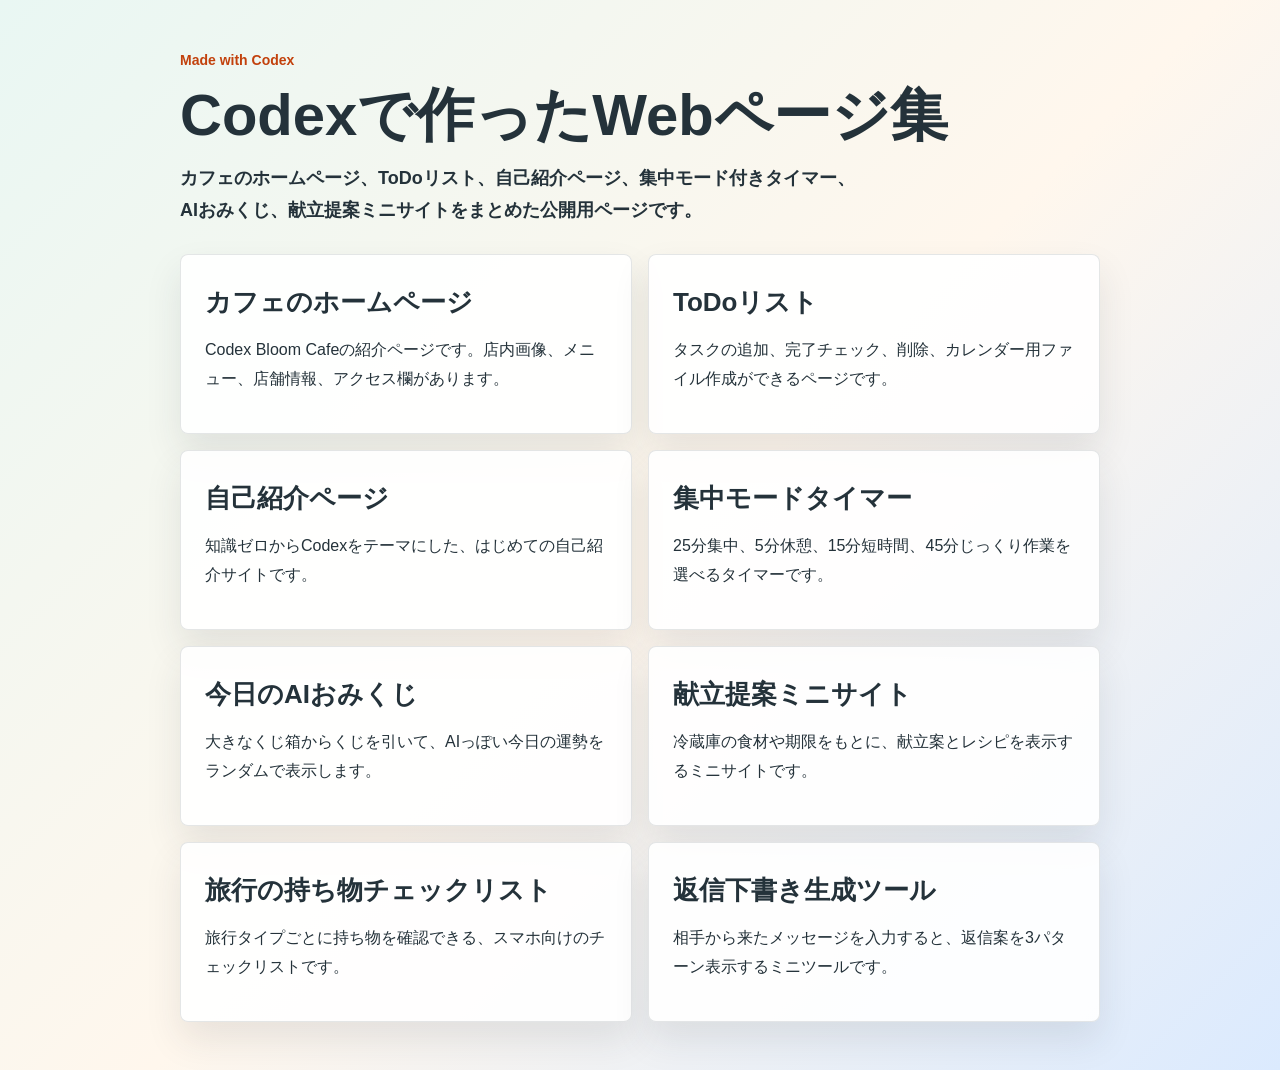
<file: index.html>
<!DOCTYPE html>
<html lang="ja">
<head>
  <meta charset="UTF-8">
  <meta name="viewport" content="width=device-width, initial-scale=1.0">
  <title>Codexで作ったWebページ集</title>
  <style>
    * {
      box-sizing: border-box;
    }

    body {
      min-height: 100vh;
      margin: 0;
      color: #24323a;
      font-family: "Yu Gothic", "Hiragino Kaku Gothic ProN", Meiryo, sans-serif;
      line-height: 1.8;
      background: linear-gradient(135deg, #e9f7f3, #fff7ed 52%, #dbeafe);
    }

    main {
      width: min(920px, calc(100% - 32px));
      margin: 0 auto;
      padding: 48px 0;
    }

    .label {
      margin: 0 0 8px;
      color: #c2410c;
      font-size: 14px;
      font-weight: 700;
    }

    h1 {
      margin: 0 0 12px;
      font-size: clamp(34px, 8vw, 58px);
      line-height: 1.18;
    }

    .lead {
      max-width: 680px;
      margin: 0 0 28px;
      font-size: 18px;
      font-weight: 700;
    }

    .links {
      display: grid;
      grid-template-columns: repeat(2, 1fr);
      gap: 16px;
    }

    a {
      display: block;
      min-height: 180px;
      padding: 24px;
      border: 1px solid rgba(36, 50, 58, 0.12);
      border-radius: 8px;
      color: inherit;
      text-decoration: none;
      background: rgba(255, 255, 255, 0.9);
      box-shadow: 0 18px 36px rgba(36, 50, 58, 0.1);
    }

    a:hover {
      transform: translateY(-2px);
    }

    h2 {
      margin: 0 0 10px;
      font-size: 26px;
    }

    p {
      margin: 0;
    }

    @media (max-width: 720px) {
      main {
        padding: 28px 0;
      }

      .links {
        grid-template-columns: 1fr;
      }
    }
  </style>
</head>
<body>
  <main>
    <p class="label">Made with Codex</p>
    <h1>Codexで作ったWebページ集</h1>
    <p class="lead">カフェのホームページ、ToDoリスト、自己紹介ページ、集中モード付きタイマー、AIおみくじ、献立提案ミニサイトをまとめた公開用ページです。</p>

    <div class="links">
      <a href="cafe/">
        <h2>カフェのホームページ</h2>
        <p>Codex Bloom Cafeの紹介ページです。店内画像、メニュー、店舗情報、アクセス欄があります。</p>
      </a>

      <a href="todo/">
        <h2>ToDoリスト</h2>
        <p>タスクの追加、完了チェック、削除、カレンダー用ファイル作成ができるページです。</p>
      </a>

      <a href="profile/">
        <h2>自己紹介ページ</h2>
        <p>知識ゼロからCodexをテーマにした、はじめての自己紹介サイトです。</p>
      </a>

      <a href="timer/">
        <h2>集中モードタイマー</h2>
        <p>25分集中、5分休憩、15分短時間、45分じっくり作業を選べるタイマーです。</p>
      </a>

      <a href="omikuji/">
        <h2>今日のAIおみくじ</h2>
        <p>大きなくじ箱からくじを引いて、AIっぽい今日の運勢をランダムで表示します。</p>
      </a>

      <a href="menu/">
        <h2>献立提案ミニサイト</h2>
        <p>冷蔵庫の食材や期限をもとに、献立案とレシピを表示するミニサイトです。</p>
      </a>

      <a href="travel/">
        <h2>旅行の持ち物チェックリスト</h2>
        <p>旅行タイプごとに持ち物を確認できる、スマホ向けのチェックリストです。</p>
      </a>

      <a href="reply/">
        <h2>返信下書き生成ツール</h2>
        <p>相手から来たメッセージを入力すると、返信案を3パターン表示するミニツールです。</p>
      </a>
    </div>
  </main>
</body>
</html>
</file>
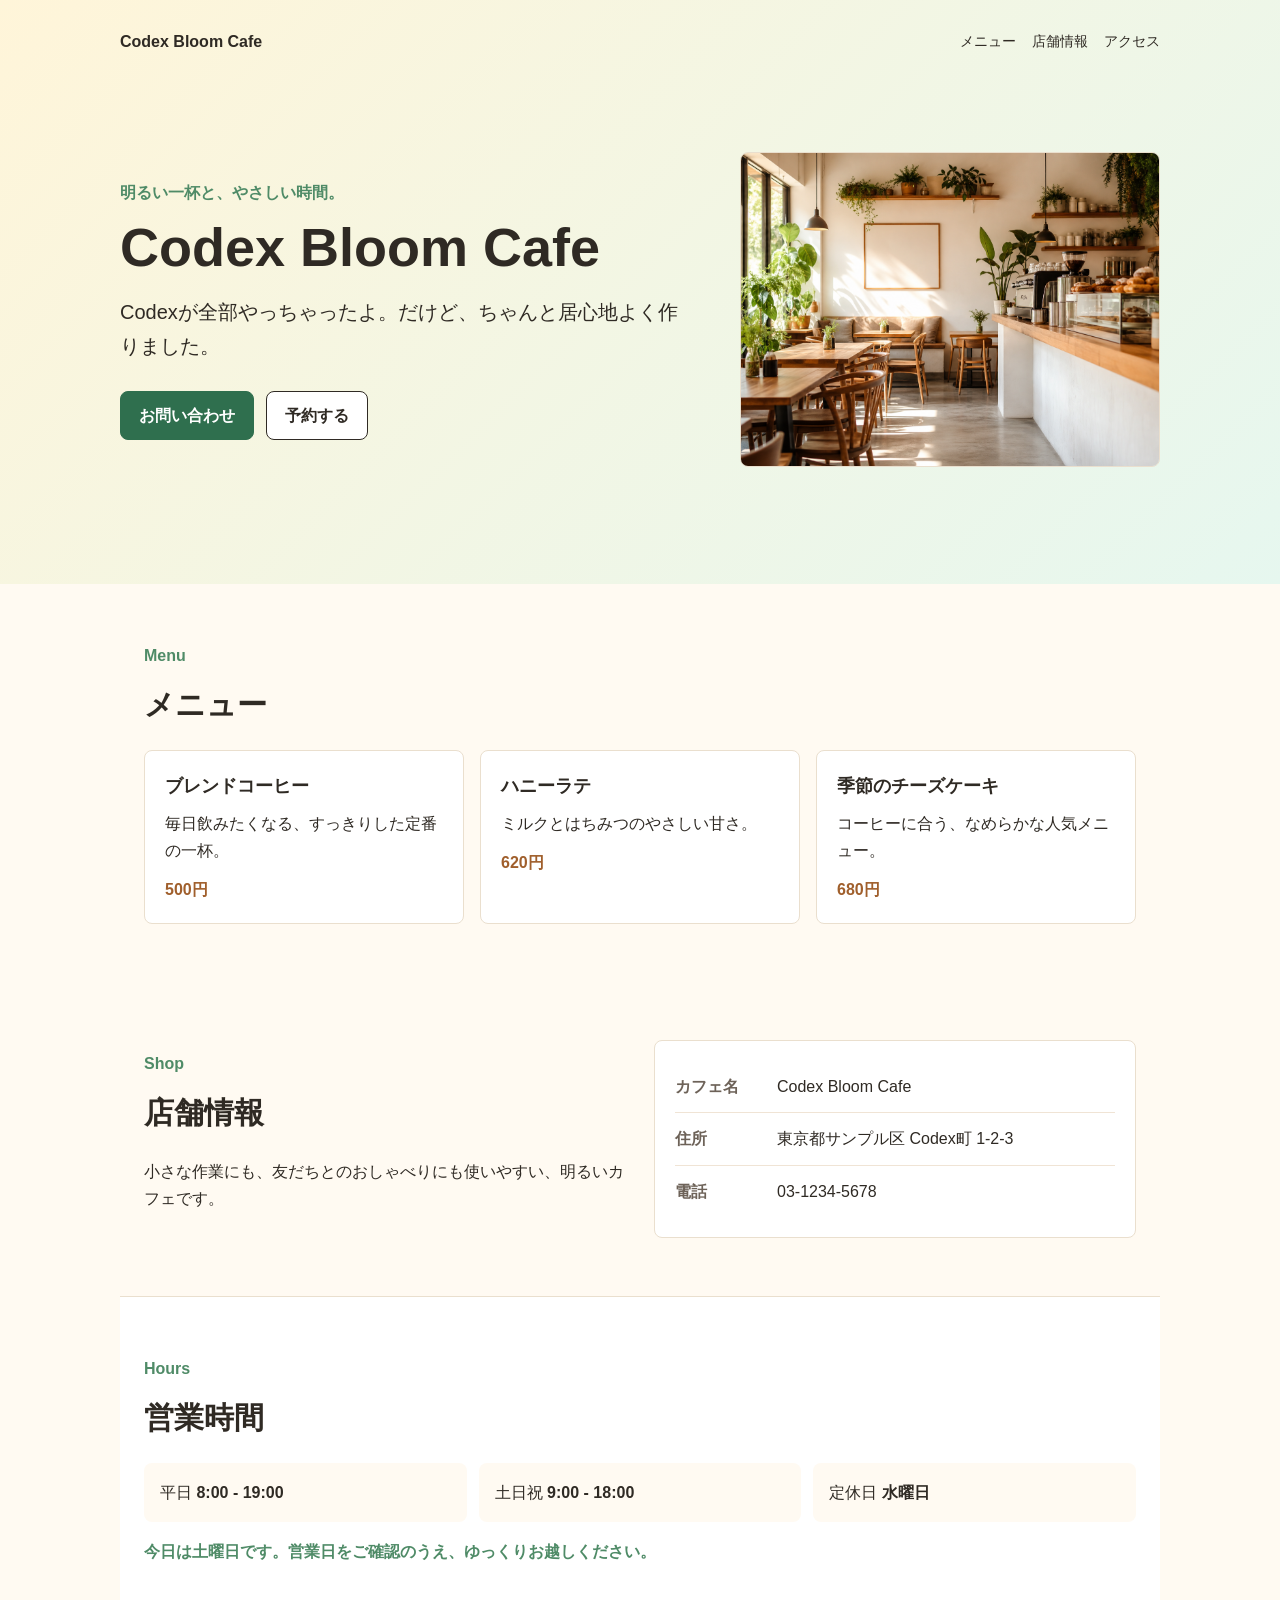
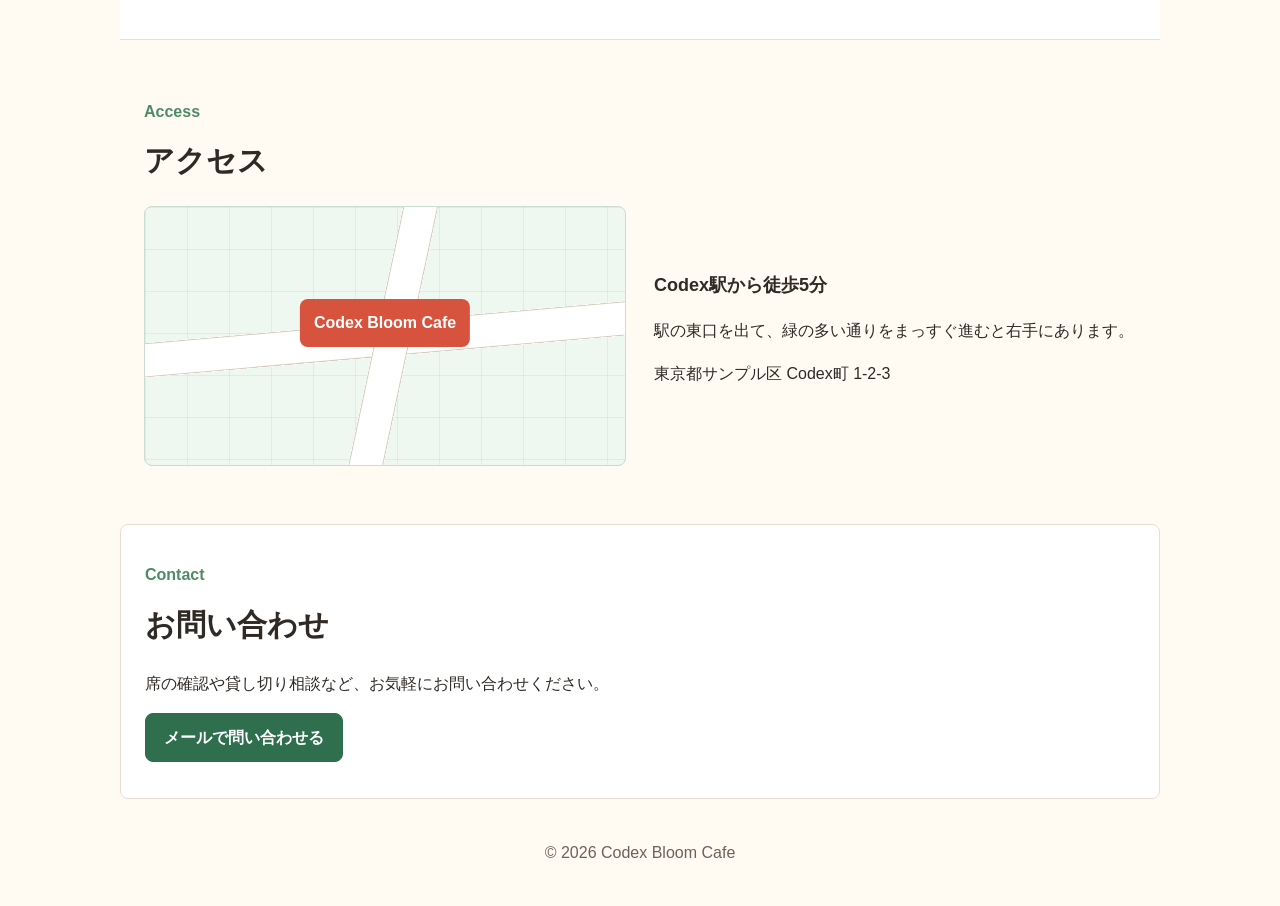
<file: cafe/index.html>
<!DOCTYPE html>
<html lang="ja">
<head>
  <meta charset="UTF-8">
  <meta name="viewport" content="width=device-width, initial-scale=1.0">
  <title>Codex Bloom Cafe</title>
  <link rel="stylesheet" href="style.css">
</head>
<body>
  <header class="hero">
    <nav class="nav">
      <p class="logo">Codex Bloom Cafe</p>
      <div class="nav-links">
        <a href="#menu">メニュー</a>
        <a href="#info">店舗情報</a>
        <a href="#access">アクセス</a>
      </div>
    </nav>

    <div class="hero-content">
      <div class="hero-text">
        <p class="label">明るい一杯と、やさしい時間。</p>
        <h1>Codex Bloom Cafe</h1>
        <p class="catchcopy">Codexが全部やっちゃったよ。だけど、ちゃんと居心地よく作りました。</p>
        <div class="hero-buttons">
          <a class="button primary-button" href="#contact">お問い合わせ</a>
          <button class="button secondary-button" id="reserve-button" type="button">予約する</button>
        </div>
      </div>
      <img src="assets/cafe-photo.png" alt="明るいカフェ店内の写真風画像" class="hero-image">
    </div>
  </header>

  <main>
    <section id="menu" class="section">
      <div class="section-heading">
        <p class="label">Menu</p>
        <h2>メニュー</h2>
      </div>

      <div class="menu-list">
        <div class="menu-item">
          <h3>ブレンドコーヒー</h3>
          <p>毎日飲みたくなる、すっきりした定番の一杯。</p>
          <span>500円</span>
        </div>
        <div class="menu-item">
          <h3>ハニーラテ</h3>
          <p>ミルクとはちみつのやさしい甘さ。</p>
          <span>620円</span>
        </div>
        <div class="menu-item">
          <h3>季節のチーズケーキ</h3>
          <p>コーヒーに合う、なめらかな人気メニュー。</p>
          <span>680円</span>
        </div>
      </div>
    </section>

    <section id="info" class="section split-section">
      <div>
        <p class="label">Shop</p>
        <h2>店舗情報</h2>
        <p>小さな作業にも、友だちとのおしゃべりにも使いやすい、明るいカフェです。</p>
      </div>

      <div class="info-box">
        <dl>
          <div>
            <dt>カフェ名</dt>
            <dd>Codex Bloom Cafe</dd>
          </div>
          <div>
            <dt>住所</dt>
            <dd>東京都サンプル区 Codex町 1-2-3</dd>
          </div>
          <div>
            <dt>電話</dt>
            <dd>03-1234-5678</dd>
          </div>
        </dl>
      </div>
    </section>

    <section id="hours" class="section hours-section">
      <p class="label">Hours</p>
      <h2>営業時間</h2>
      <div class="hours-grid">
        <p>平日 <strong>8:00 - 19:00</strong></p>
        <p>土日祝 <strong>9:00 - 18:00</strong></p>
        <p>定休日 <strong>水曜日</strong></p>
      </div>
      <p id="today-message" class="today-message"></p>
    </section>

    <section id="access" class="section">
      <p class="label">Access</p>
      <h2>アクセス</h2>
      <div class="access-layout">
        <div class="map-box" aria-label="Googleマップ風のアクセス欄">
          <div class="road road-horizontal"></div>
          <div class="road road-vertical"></div>
          <div class="map-pin">Codex Bloom Cafe</div>
        </div>
        <div>
          <h3>Codex駅から徒歩5分</h3>
          <p>駅の東口を出て、緑の多い通りをまっすぐ進むと右手にあります。</p>
          <p>東京都サンプル区 Codex町 1-2-3</p>
        </div>
      </div>
    </section>

    <section id="contact" class="section contact-section">
      <p class="label">Contact</p>
      <h2>お問い合わせ</h2>
      <p>席の確認や貸し切り相談など、お気軽にお問い合わせください。</p>
      <a class="button primary-button" href="mailto:hello@example.com">メールで問い合わせる</a>
    </section>
  </main>

  <footer>
    <p>&copy; 2026 Codex Bloom Cafe</p>
  </footer>

  <script src="script.js"></script>
</body>
</html>
</file>
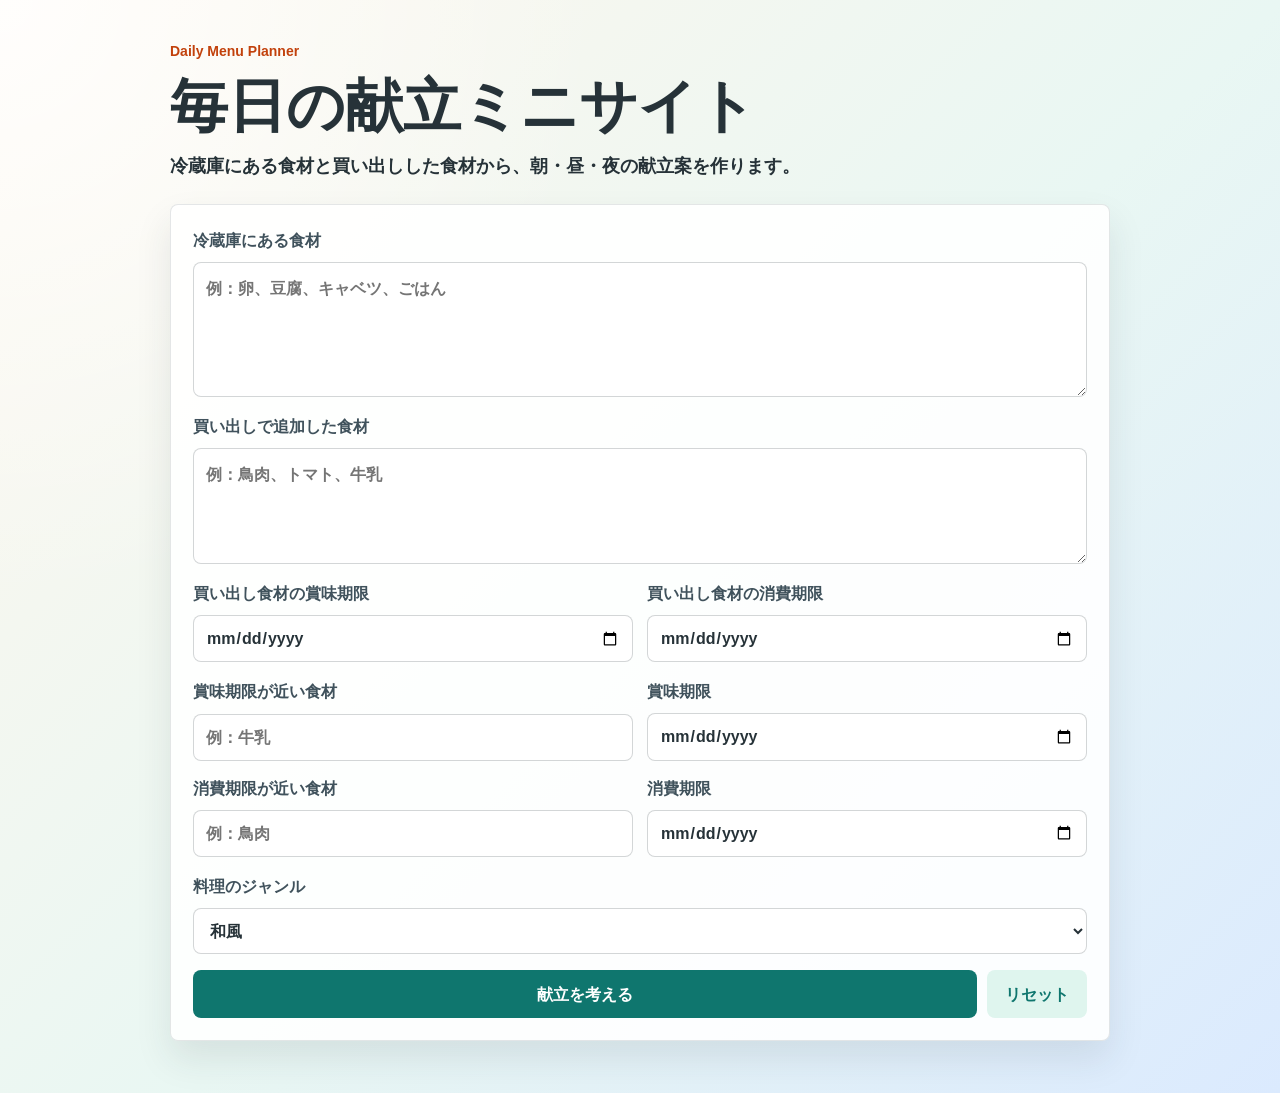
<file: menu/index.html>
<!DOCTYPE html>
<html lang="ja">
<head>
  <meta charset="UTF-8">
  <meta name="viewport" content="width=device-width, initial-scale=1.0">
  <title>&#27598;&#26085;&#12398;&#29486;&#31435;&#12511;&#12491;&#12469;&#12452;&#12488;</title>
  <link rel="stylesheet" href="style.css">
</head>
<body>
  <main class="app">
    <section class="hero">
      <p class="label">Daily Menu Planner</p>
      <h1>&#27598;&#26085;&#12398;&#29486;&#31435;&#12511;&#12491;&#12469;&#12452;&#12488;</h1>
      <p class="lead">&#20919;&#34101;&#24235;&#12395;&#12354;&#12427;&#39135;&#26448;&#12392;&#36023;&#12356;&#20986;&#12375;&#12375;&#12383;&#39135;&#26448;&#12363;&#12425;&#12289;&#26397;&#12539;&#26172;&#12539;&#22812;&#12398;&#29486;&#31435;&#26696;&#12434;&#20316;&#12426;&#12414;&#12377;&#12290;</p>
    </section>

    <section class="panel">
      <form id="menuForm" class="menu-form">
        <label>
          &#20919;&#34101;&#24235;&#12395;&#12354;&#12427;&#39135;&#26448;
          <textarea id="ingredientsInput" rows="4" placeholder="&#20363;&#65306;&#21365;&#12289;&#35910;&#33104;&#12289;&#12461;&#12515;&#12505;&#12484;&#12289;&#12372;&#12399;&#12435;"></textarea>
        </label>

        <label>
          &#36023;&#12356;&#20986;&#12375;&#12391;&#36861;&#21152;&#12375;&#12383;&#39135;&#26448;
          <textarea id="shoppingInput" rows="3" placeholder="&#20363;&#65306;&#40165;&#32905;&#12289;&#12488;&#12510;&#12488;&#12289;&#29275;&#20083;"></textarea>
        </label>

        <div class="date-grid">
          <label>
            &#36023;&#12356;&#20986;&#12375;&#39135;&#26448;&#12398;&#36062;&#21619;&#26399;&#38480;
            <input id="shoppingBestBeforeDate" type="date">
          </label>

          <label>
            &#36023;&#12356;&#20986;&#12375;&#39135;&#26448;&#12398;&#28040;&#36027;&#26399;&#38480;
            <input id="shoppingUseByDate" type="date">
          </label>
        </div>

        <div class="date-grid">
          <label>
            &#36062;&#21619;&#26399;&#38480;&#12364;&#36817;&#12356;&#39135;&#26448;
            <input id="bestBeforeItem" type="text" placeholder="&#20363;&#65306;&#29275;&#20083;">
          </label>

          <label>
            &#36062;&#21619;&#26399;&#38480;
            <input id="bestBeforeDate" type="date">
          </label>

          <label>
            &#28040;&#36027;&#26399;&#38480;&#12364;&#36817;&#12356;&#39135;&#26448;
            <input id="useByItem" type="text" placeholder="&#20363;&#65306;&#40165;&#32905;">
          </label>

          <label>
            &#28040;&#36027;&#26399;&#38480;
            <input id="useByDate" type="date">
          </label>
        </div>

        <label>
          &#26009;&#29702;&#12398;&#12472;&#12515;&#12531;&#12523;
          <select id="genreSelect">
            <option value="japanese">&#21644;&#39080;</option>
            <option value="western">&#27915;&#39080;</option>
            <option value="chinese">&#20013;&#33775;&#39080;</option>
            <option value="easy">&#12363;&#12435;&#12383;&#12435;</option>
          </select>
        </label>

        <div class="buttons">
          <button type="submit">&#29486;&#31435;&#12434;&#32771;&#12360;&#12427;</button>
          <button id="resetButton" class="secondary-button" type="button">&#12522;&#12475;&#12483;&#12488;</button>
        </div>
      </form>
    </section>

    <section id="resultArea" class="result-area hidden" aria-live="polite">
      <article id="noticeCard" class="notice-card hidden">
        <p class="meal-label">&#26399;&#38480;&#12398;&#12362;&#30693;&#12425;&#12379;</p>
        <ul id="noticeList"></ul>
      </article>

      <article class="meal-card">
        <p class="meal-label">&#12362;&#25163;&#36605;&#26009;&#29702;</p>
        <h2 id="easyTitle">---</h2>
        <p id="easyText">---</p>
        <a id="easyRecipeLink" class="recipe-link" href="recipe.html?type=easy&genre=japanese">&#12524;&#12471;&#12500;&#12434;&#35211;&#12427;</a>
      </article>

      <article class="meal-card">
        <p class="meal-label">&#25163;&#12398;&#36796;&#12435;&#12384;&#26009;&#29702;</p>
        <h2 id="specialTitle">---</h2>
        <p id="specialText">---</p>
        <a id="specialRecipeLink" class="recipe-link" href="recipe.html?type=special&genre=japanese">&#12524;&#12471;&#12500;&#12434;&#35211;&#12427;</a>
      </article>

      <article class="meal-card">
        <p class="meal-label">&#28040;&#36027;&#26399;&#38480;&#20778;&#20808;&#12398;&#26009;&#29702;</p>
        <h2 id="useByTitle">---</h2>
        <p id="useByText">---</p>
        <a id="useByRecipeLink" class="recipe-link" href="recipe.html?type=useBy&genre=japanese">&#12524;&#12471;&#12500;&#12434;&#35211;&#12427;</a>
      </article>

      <article class="shopping-card">
        <p class="meal-label">&#36023;&#12356;&#29289;&#12513;&#12514;</p>
        <ul id="shoppingList"></ul>
      </article>

      <article class="suggestion-card">
        <p class="meal-label">&#36023;&#12356;&#36275;&#12375;&#25552;&#26696;</p>
        <h2 id="suggestionTitle">---</h2>
        <p id="suggestionText">---</p>
      </article>
    </section>
  </main>

  <script src="script.js"></script>
</body>
</html>
</file>
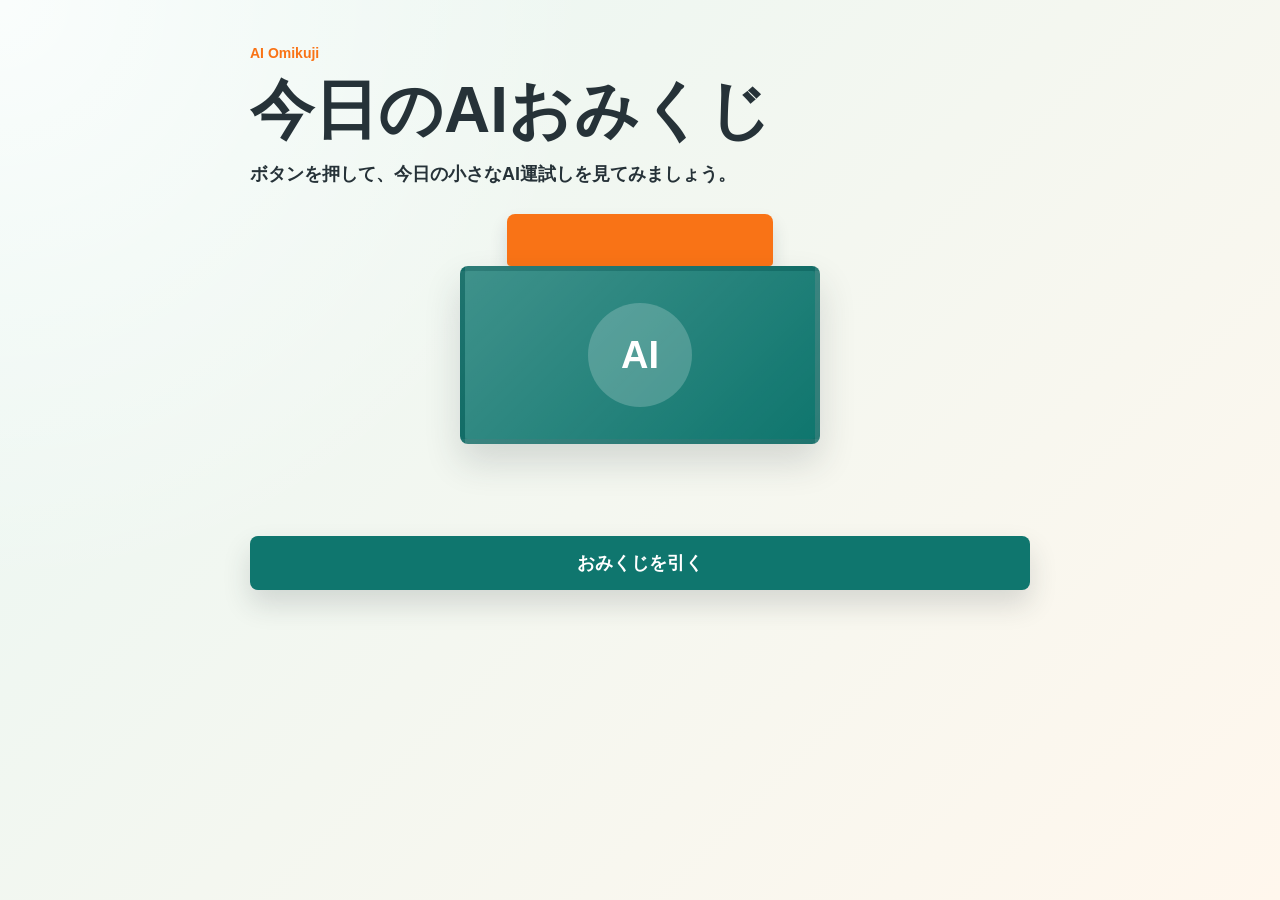
<file: omikuji/index.html>
<!DOCTYPE html>
<html lang="ja">
<head>
  <meta charset="UTF-8">
  <meta name="viewport" content="width=device-width, initial-scale=1.0">
  <title>&#20170;&#26085;&#12398;AI&#12362;&#12415;&#12367;&#12376;</title>
  <link rel="stylesheet" href="style.css">
</head>
<body class="theme-start">
  <main class="app">
    <section class="hero">
      <p class="label">AI Omikuji</p>
      <h1>&#20170;&#26085;&#12398;AI&#12362;&#12415;&#12367;&#12376;</h1>
      <p class="lead">&#12508;&#12479;&#12531;&#12434;&#25276;&#12375;&#12390;&#12289;&#20170;&#26085;&#12398;&#23567;&#12373;&#12394;AI&#36939;&#35430;&#12375;&#12434;&#35211;&#12390;&#12415;&#12414;&#12375;&#12423;&#12358;&#12290;</p>
    </section>

    <section class="draw-area" aria-label="omikuji draw box">
      <div id="drawBox" class="draw-box">
        <div class="box-lid"></div>
        <div class="box-body">
          <span>AI</span>
        </div>
      </div>
      <div id="ticket" class="ticket"><span>&#12367;&#12376;</span></div>
    </section>

    <section id="resultCard" class="result-card hidden" aria-live="polite">
      <div id="fortuneVisual" class="fortune-visual">
        <div class="visual-icon">AI</div>
        <p id="visualText">&#12362;&#12415;&#12367;&#12376;&#24453;&#12385;</p>
      </div>

      <p class="result-label">&#20170;&#26085;&#12398;&#36939;&#21218;</p>
      <h2 id="fortune">&#12371;&#12428;&#12363;&#12425;&#24341;&#12365;&#12414;&#12377;</h2>
      <dl id="fortuneTable" class="result-list fortune-table">
        <div class="table-row">
          <dt>&#20170;&#26085;&#12398;&#12402;&#12392;&#12371;&#12392;</dt>
          <dd id="message">&#12362;&#12415;&#12367;&#12376;&#12434;&#24341;&#12367;&#12392;&#12289;&#12371;&#12371;&#12395;&#34920;&#31034;&#12373;&#12428;&#12414;&#12377;&#12290;</dd>
        </div>
        <div class="table-row">
          <dt>&#12521;&#12483;&#12461;&#12540;&#20316;&#26989;</dt>
          <dd id="task">---</dd>
        </div>
        <div class="table-row">
          <dt>&#12521;&#12483;&#12461;&#12540;&#12503;&#12525;&#12531;&#12503;&#12488;</dt>
          <dd id="prompt">---</dd>
        </div>
        <div class="table-row">
          <dt>&#12521;&#12483;&#12461;&#12540;&#12459;&#12521;&#12540;</dt>
          <dd id="color">---</dd>
        </div>
      </dl>
    </section>

    <button id="drawButton" type="button">&#12362;&#12415;&#12367;&#12376;&#12434;&#24341;&#12367;</button>
  </main>

  <script src="script.js"></script>
</body>
</html>
</file>
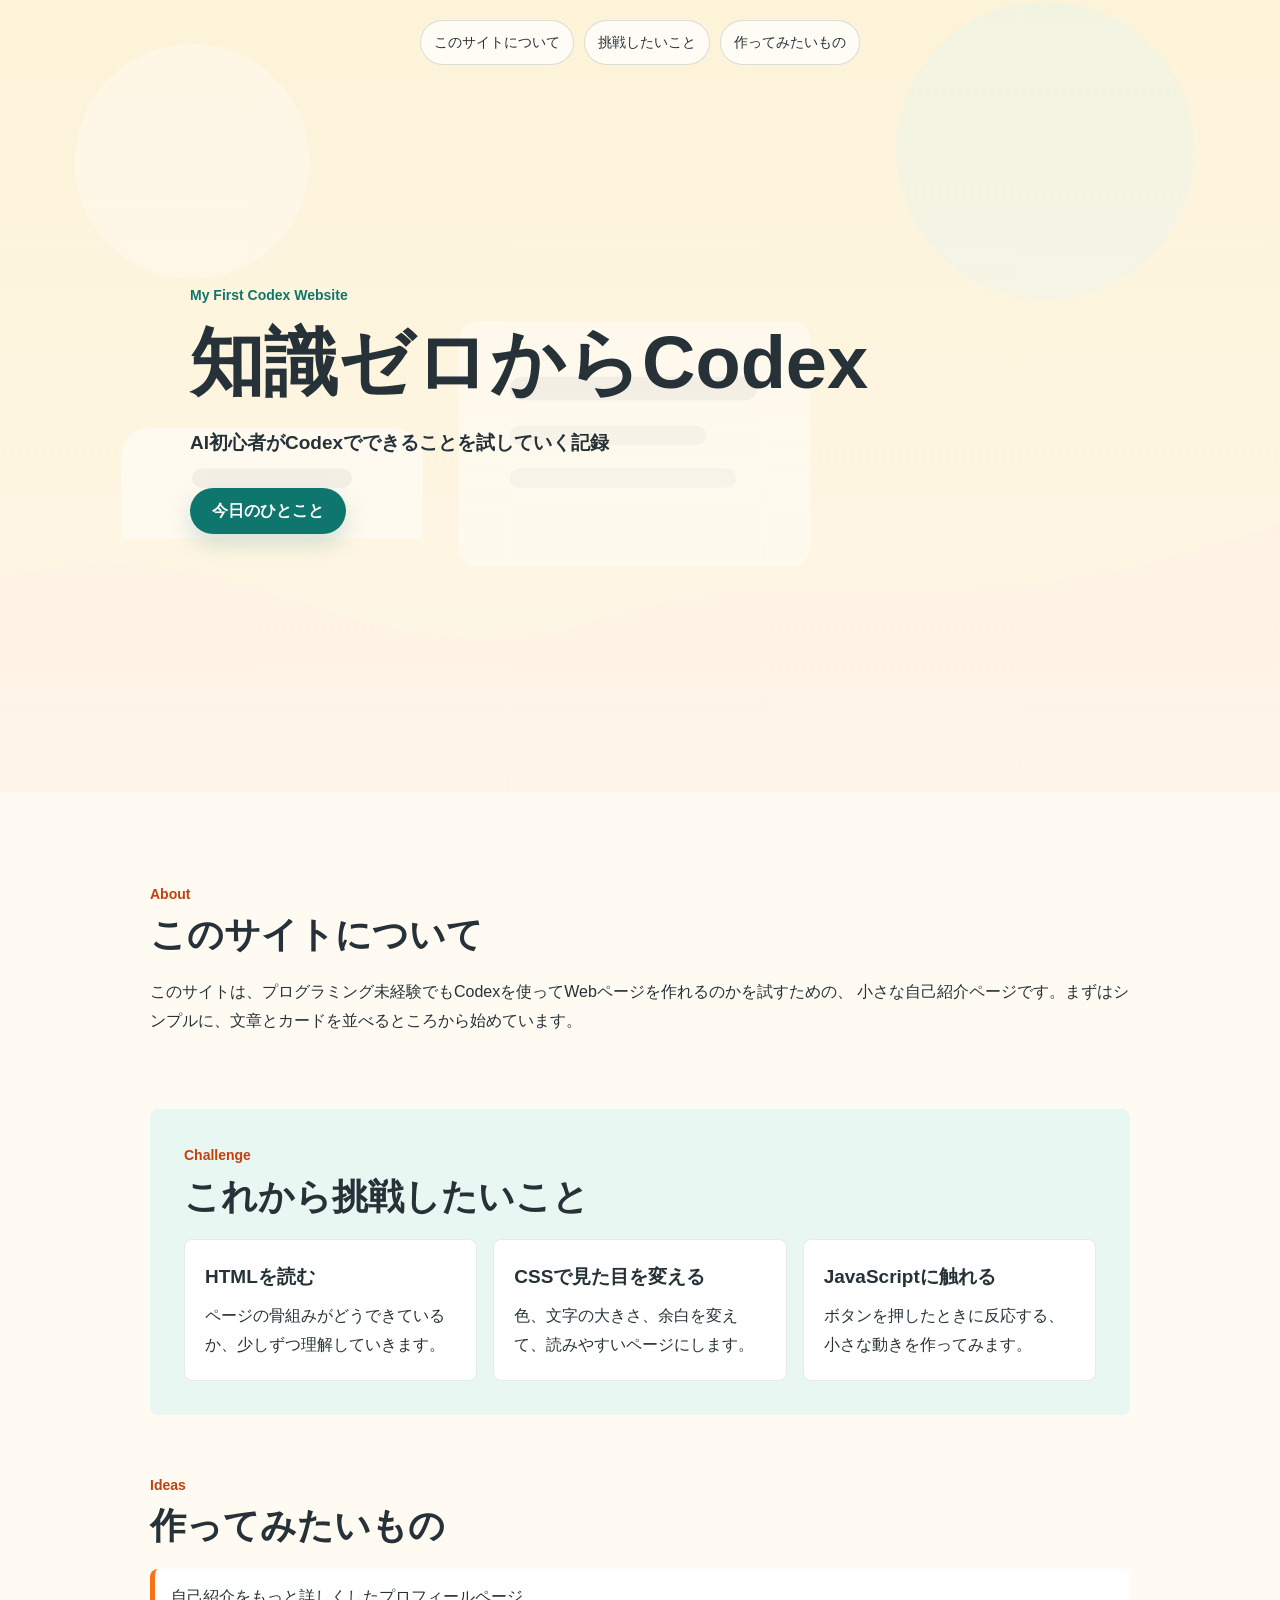
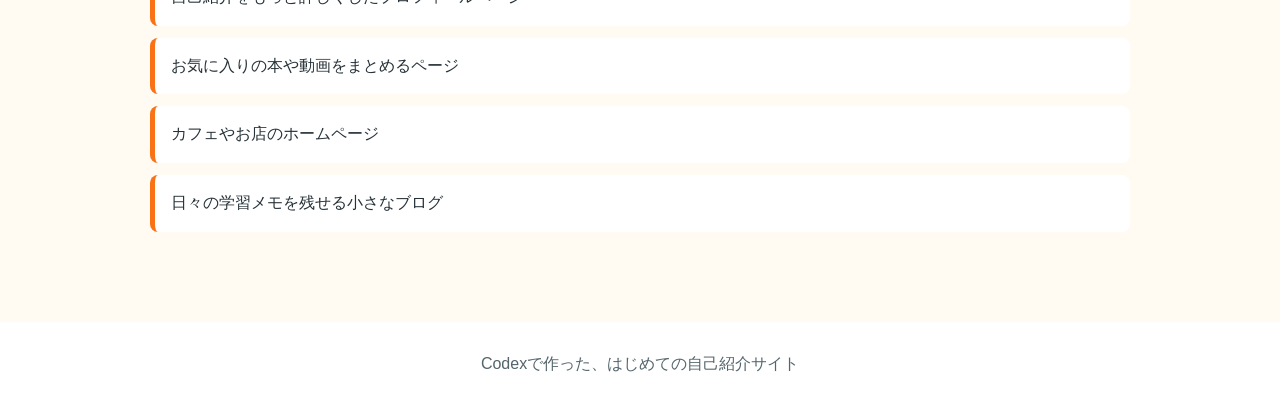
<file: profile/index.html>
<!DOCTYPE html>
<html lang="ja">
<head>
  <meta charset="UTF-8">
  <meta name="viewport" content="width=device-width, initial-scale=1.0">
  <title>&#30693;&#35672;&#12476;&#12525;&#12363;&#12425;Codex</title>
  <link rel="stylesheet" href="style.css">
</head>
<body>
  <header class="hero">
    <nav class="nav">
      <a href="#about">&#12371;&#12398;&#12469;&#12452;&#12488;&#12395;&#12388;&#12356;&#12390;</a>
      <a href="#challenge">&#25361;&#25126;&#12375;&#12383;&#12356;&#12371;&#12392;</a>
      <a href="#create">&#20316;&#12387;&#12390;&#12415;&#12383;&#12356;&#12418;&#12398;</a>
    </nav>

    <div class="hero-content">
      <p class="label">My First Codex Website</p>
      <h1>&#30693;&#35672;&#12476;&#12525;&#12363;&#12425;Codex</h1>
      <p class="catchcopy">AI&#21021;&#24515;&#32773;&#12364;Codex&#12391;&#12391;&#12365;&#12427;&#12371;&#12392;&#12434;&#35430;&#12375;&#12390;&#12356;&#12367;&#35352;&#37682;</p>
      <button id="messageButton" type="button">&#20170;&#26085;&#12398;&#12402;&#12392;&#12371;&#12392;</button>
    </div>
  </header>

  <main>
    <section id="about" class="section">
      <div class="section-title">
        <p>About</p>
        <h2>&#12371;&#12398;&#12469;&#12452;&#12488;&#12395;&#12388;&#12356;&#12390;</h2>
      </div>
      <p>
        &#12371;&#12398;&#12469;&#12452;&#12488;&#12399;&#12289;&#12503;&#12525;&#12464;&#12521;&#12511;&#12531;&#12464;&#26410;&#32076;&#39443;&#12391;&#12418;Codex&#12434;&#20351;&#12387;&#12390;Web&#12506;&#12540;&#12472;&#12434;&#20316;&#12428;&#12427;&#12398;&#12363;&#12434;&#35430;&#12377;&#12383;&#12417;&#12398;&#12289;
        &#23567;&#12373;&#12394;&#33258;&#24049;&#32057;&#20171;&#12506;&#12540;&#12472;&#12391;&#12377;&#12290;&#12414;&#12378;&#12399;&#12471;&#12531;&#12503;&#12523;&#12395;&#12289;&#25991;&#31456;&#12392;&#12459;&#12540;&#12489;&#12434;&#20006;&#12409;&#12427;&#12392;&#12371;&#12429;&#12363;&#12425;&#22987;&#12417;&#12390;&#12356;&#12414;&#12377;&#12290;
      </p>
    </section>

    <section id="challenge" class="section color-section">
      <div class="section-title">
        <p>Challenge</p>
        <h2>&#12371;&#12428;&#12363;&#12425;&#25361;&#25126;&#12375;&#12383;&#12356;&#12371;&#12392;</h2>
      </div>
      <div class="card-list">
        <article class="card">
          <h3>HTML&#12434;&#35501;&#12416;</h3>
          <p>&#12506;&#12540;&#12472;&#12398;&#39592;&#32068;&#12415;&#12364;&#12393;&#12358;&#12391;&#12365;&#12390;&#12356;&#12427;&#12363;&#12289;&#23569;&#12375;&#12378;&#12388;&#29702;&#35299;&#12375;&#12390;&#12356;&#12365;&#12414;&#12377;&#12290;</p>
        </article>
        <article class="card">
          <h3>CSS&#12391;&#35211;&#12383;&#30446;&#12434;&#22793;&#12360;&#12427;</h3>
          <p>&#33394;&#12289;&#25991;&#23383;&#12398;&#22823;&#12365;&#12373;&#12289;&#20313;&#30333;&#12434;&#22793;&#12360;&#12390;&#12289;&#35501;&#12415;&#12420;&#12377;&#12356;&#12506;&#12540;&#12472;&#12395;&#12375;&#12414;&#12377;&#12290;</p>
        </article>
        <article class="card">
          <h3>JavaScript&#12395;&#35302;&#12428;&#12427;</h3>
          <p>&#12508;&#12479;&#12531;&#12434;&#25276;&#12375;&#12383;&#12392;&#12365;&#12395;&#21453;&#24540;&#12377;&#12427;&#12289;&#23567;&#12373;&#12394;&#21205;&#12365;&#12434;&#20316;&#12387;&#12390;&#12415;&#12414;&#12377;&#12290;</p>
        </article>
      </div>
    </section>

    <section id="create" class="section">
      <div class="section-title">
        <p>Ideas</p>
        <h2>&#20316;&#12387;&#12390;&#12415;&#12383;&#12356;&#12418;&#12398;</h2>
      </div>
      <ul class="idea-list">
        <li>&#33258;&#24049;&#32057;&#20171;&#12434;&#12418;&#12387;&#12392;&#35443;&#12375;&#12367;&#12375;&#12383;&#12503;&#12525;&#12501;&#12451;&#12540;&#12523;&#12506;&#12540;&#12472;</li>
        <li>&#12362;&#27671;&#12395;&#20837;&#12426;&#12398;&#26412;&#12420;&#21205;&#30011;&#12434;&#12414;&#12392;&#12417;&#12427;&#12506;&#12540;&#12472;</li>
        <li>&#12459;&#12501;&#12455;&#12420;&#12362;&#24215;&#12398;&#12507;&#12540;&#12512;&#12506;&#12540;&#12472;</li>
        <li>&#26085;&#12293;&#12398;&#23398;&#32722;&#12513;&#12514;&#12434;&#27531;&#12379;&#12427;&#23567;&#12373;&#12394;&#12502;&#12525;&#12464;</li>
      </ul>
    </section>
  </main>

  <footer>
    <p>Codex&#12391;&#20316;&#12387;&#12383;&#12289;&#12399;&#12376;&#12417;&#12390;&#12398;&#33258;&#24049;&#32057;&#20171;&#12469;&#12452;&#12488;</p>
  </footer>

  <script src="script.js"></script>
</body>
</html>
</file>
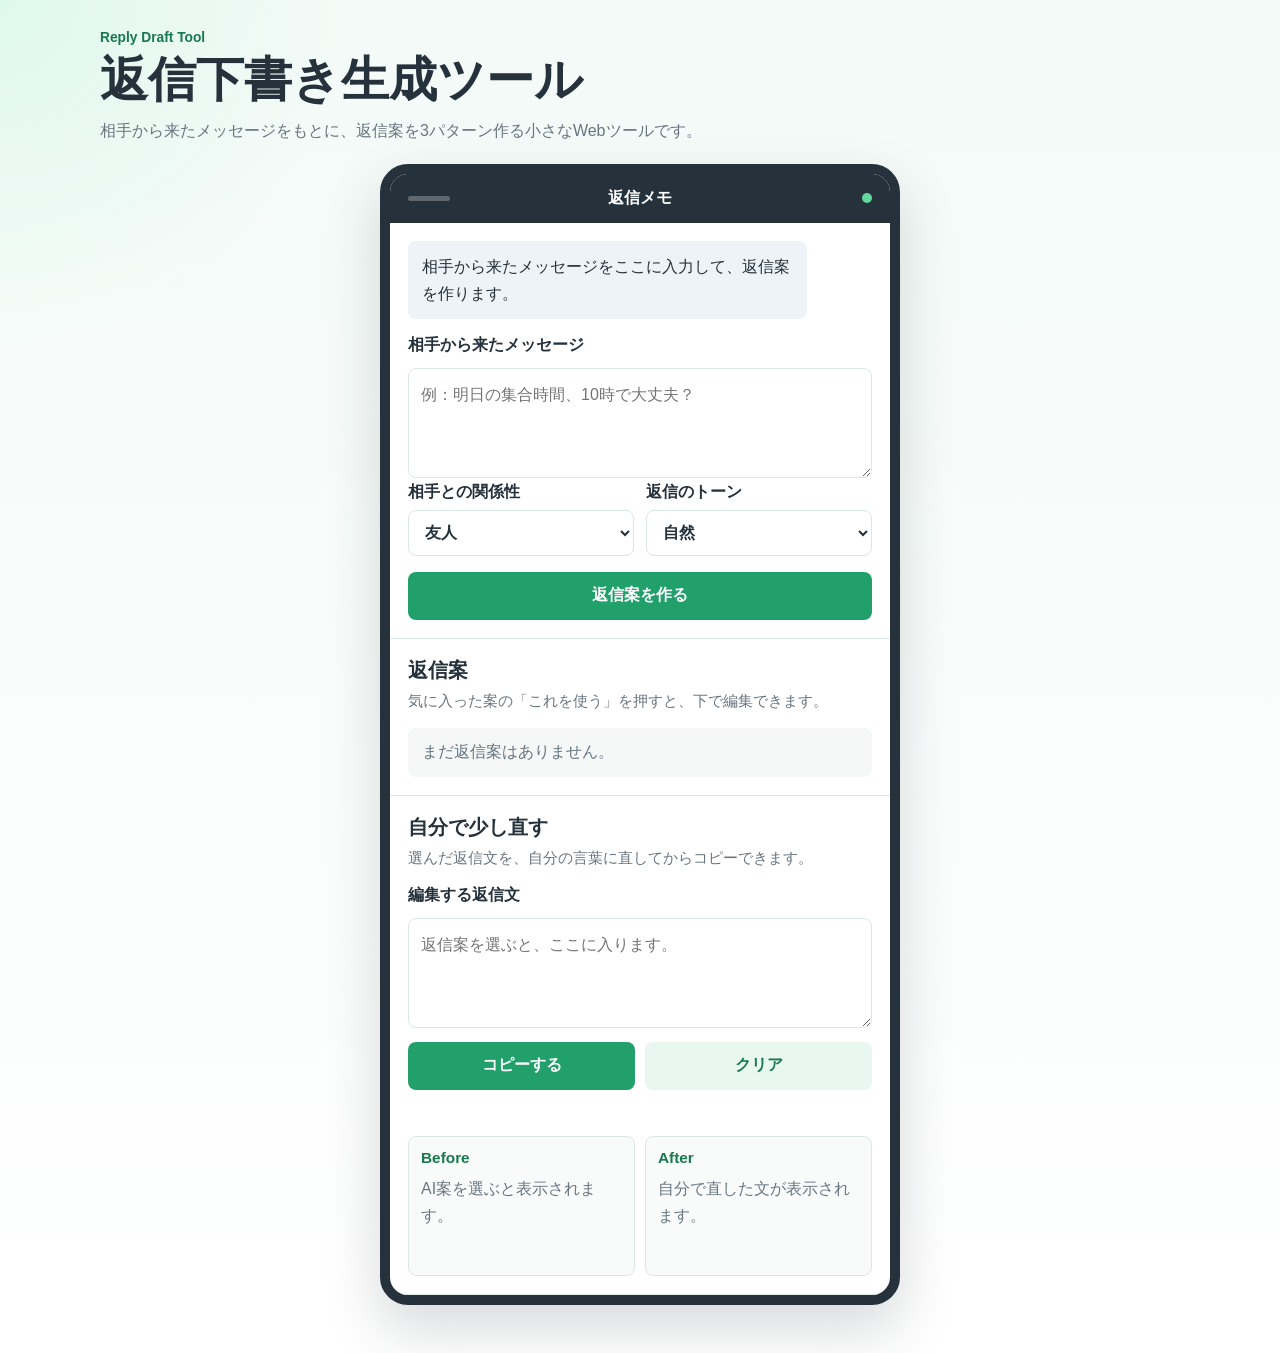
<file: reply/index.html>
<!DOCTYPE html>
<html lang="ja">
<head>
  <meta charset="UTF-8">
  <meta name="viewport" content="width=device-width, initial-scale=1.0">
  <title>返信下書き生成ツール</title>
  <link rel="stylesheet" href="style.css">
</head>
<body>
  <main class="app">
    <section class="intro">
      <p class="label">Reply Draft Tool</p>
      <h1>返信下書き生成ツール</h1>
      <p class="lead">相手から来たメッセージをもとに、返信案を3パターン作る小さなWebツールです。</p>
    </section>

    <section class="phone">
      <div class="phone-top">
        <span></span>
        <strong>返信メモ</strong>
        <span></span>
      </div>

      <section class="chat-area" aria-label="メッセージ入力">
        <div class="bubble received">
          <p>相手から来たメッセージをここに入力して、返信案を作ります。</p>
        </div>

        <label for="messageInput">相手から来たメッセージ</label>
        <textarea id="messageInput" placeholder="例：明日の集合時間、10時で大丈夫？"></textarea>

        <div class="select-grid">
          <label>
            相手との関係性
            <select id="relationSelect">
              <option value="friend">友人</option>
              <option value="work">仕事相手</option>
              <option value="family">家族</option>
              <option value="senior">目上の人</option>
            </select>
          </label>

          <label>
            返信のトーン
            <select id="toneSelect">
              <option value="normal">自然</option>
              <option value="polite">丁寧</option>
              <option value="warm">やさしい</option>
              <option value="short">短め</option>
            </select>
          </label>
        </div>

        <button id="generateButton" class="primary-button" type="button">返信案を作る</button>
      </section>

      <section class="results-area" aria-label="返信案">
        <div class="section-title">
          <h2>返信案</h2>
          <p>気に入った案の「これを使う」を押すと、下で編集できます。</p>
        </div>
        <div id="draftList" class="draft-list">
          <p class="empty-message">まだ返信案はありません。</p>
        </div>
      </section>

      <section class="edit-area" aria-label="選んだ返信を編集">
        <div class="section-title">
          <h2>自分で少し直す</h2>
          <p>選んだ返信文を、自分の言葉に直してからコピーできます。</p>
        </div>

        <label for="editInput">編集する返信文</label>
        <textarea id="editInput" placeholder="返信案を選ぶと、ここに入ります。"></textarea>

        <div class="button-row">
          <button id="copyButton" class="copy-button" type="button">コピーする</button>
          <button id="clearButton" class="ghost-button" type="button">クリア</button>
        </div>
        <p id="copyMessage" class="copy-message" aria-live="polite"></p>

        <div class="before-after">
          <article>
            <h3>Before</h3>
            <p id="beforeText">AI案を選ぶと表示されます。</p>
          </article>
          <article>
            <h3>After</h3>
            <p id="afterText">自分で直した文が表示されます。</p>
          </article>
        </div>
      </section>
    </section>
  </main>

  <script src="script.js"></script>
</body>
</html>
</file>
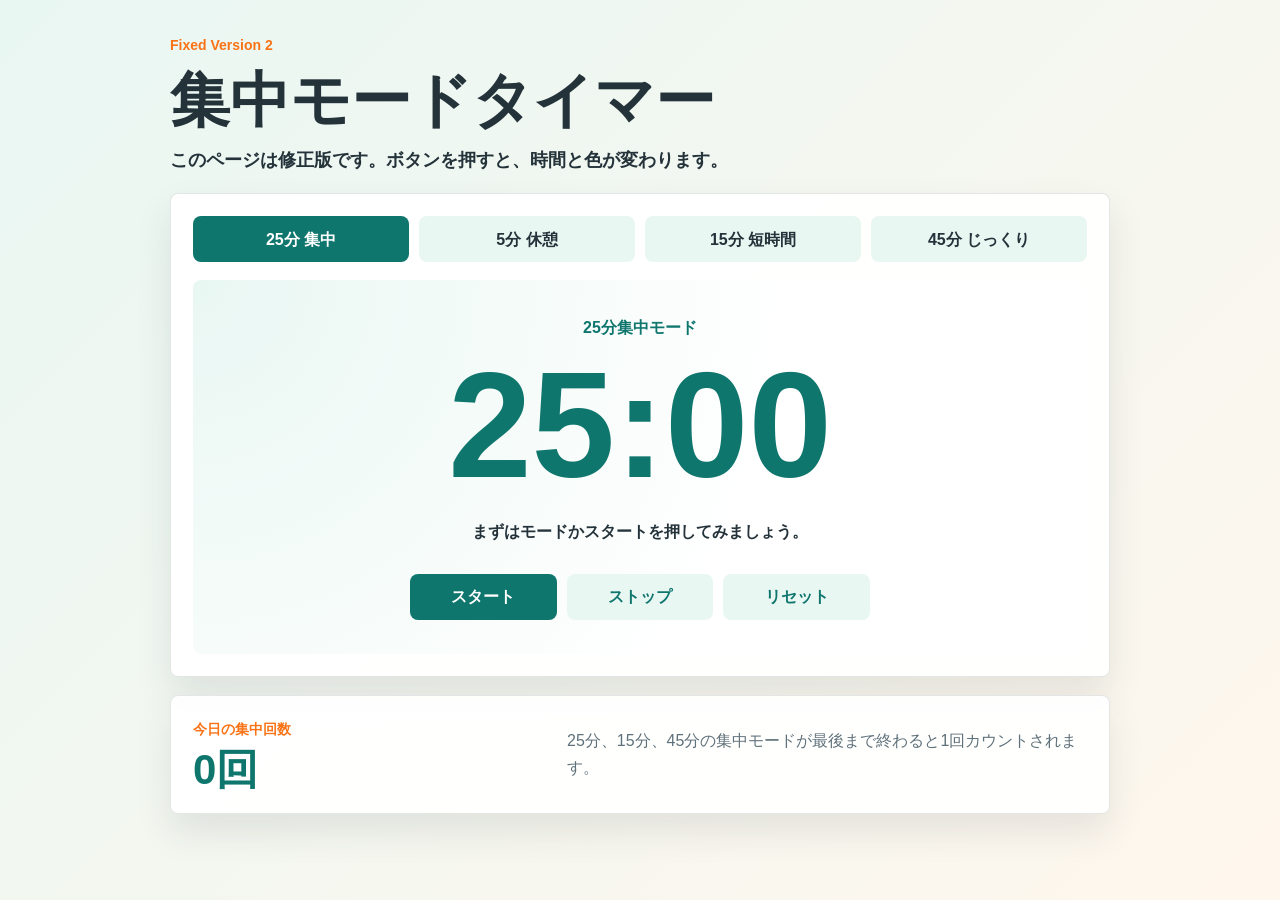
<file: timer/index.html>
<!DOCTYPE html>
<html lang="ja">
<head>
  <meta charset="UTF-8">
  <meta name="viewport" content="width=device-width, initial-scale=1.0">
  <title>集中モードタイマー 修正版</title>
  <style>
    * {
      box-sizing: border-box;
    }

    body {
      --main-color: #0f766e;
      --accent-color: #f97316;
      --soft-color: #e9f7f3;
      min-height: 100vh;
      margin: 0;
      color: #24323a;
      font-family: "Yu Gothic", "Hiragino Kaku Gothic ProN", Meiryo, sans-serif;
      background: linear-gradient(135deg, var(--soft-color), #fff7ed);
      line-height: 1.7;
    }

    body.mode-break5 {
      --main-color: #2563eb;
      --accent-color: #14b8a6;
      --soft-color: #dbeafe;
    }

    body.mode-focus15 {
      --main-color: #7c3aed;
      --accent-color: #f59e0b;
      --soft-color: #ede9fe;
    }

    body.mode-deep45 {
      --main-color: #be123c;
      --accent-color: #0891b2;
      --soft-color: #ffe4e6;
    }

    .app {
      width: min(940px, calc(100% - 32px));
      margin: 0 auto;
      padding: 34px 0 48px;
    }

    .label {
      margin: 0 0 8px;
      color: var(--accent-color);
      font-size: 14px;
      font-weight: 700;
    }

    h1,
    p {
      margin-top: 0;
    }

    h1 {
      margin-bottom: 10px;
      font-size: clamp(34px, 8vw, 60px);
      line-height: 1.15;
    }

    .lead {
      max-width: 640px;
      margin-bottom: 0;
      font-size: 18px;
      font-weight: 700;
    }

    .timer-panel,
    .status-panel {
      margin-top: 18px;
      padding: 22px;
      border: 1px solid rgba(36, 50, 58, 0.12);
      border-radius: 8px;
      background: rgba(255, 255, 255, 0.92);
      box-shadow: 0 18px 36px rgba(36, 50, 58, 0.1);
    }

    .mode-buttons {
      display: grid;
      grid-template-columns: repeat(4, 1fr);
      gap: 10px;
      margin-bottom: 18px;
    }

    button {
      min-height: 46px;
      border: 0;
      border-radius: 8px;
      color: #ffffff;
      background: var(--main-color);
      font: inherit;
      font-weight: 700;
      cursor: pointer;
    }

    .mode-button {
      color: #24323a;
      background: var(--soft-color);
    }

    .mode-button.active {
      color: #ffffff;
      background: var(--main-color);
    }

    .timer-card {
      display: grid;
      justify-items: center;
      padding: 34px 20px;
      border-radius: 8px;
      background: radial-gradient(circle at top left, var(--soft-color), #ffffff 62%);
    }

    .mode-name {
      margin-bottom: 8px;
      color: var(--main-color);
      font-weight: 700;
    }

    .time-display {
      color: var(--main-color);
      font-size: clamp(70px, 18vw, 150px);
      font-weight: 800;
      line-height: 1;
    }

    .message {
      min-height: 32px;
      margin: 18px 0 24px;
      text-align: center;
      font-weight: 700;
    }

    .control-buttons {
      display: grid;
      grid-template-columns: repeat(3, minmax(110px, 1fr));
      gap: 10px;
      width: min(460px, 100%);
    }

    .secondary-button {
      color: var(--main-color);
      background: var(--soft-color);
    }

    .status-panel {
      display: flex;
      align-items: center;
      justify-content: space-between;
      gap: 20px;
    }

    .status-label {
      margin: 0 0 8px;
      color: var(--accent-color);
      font-size: 14px;
      font-weight: 700;
    }

    .focus-count {
      margin: 0;
      color: var(--main-color);
      font-size: 42px;
      font-weight: 800;
      line-height: 1;
    }

    .status-note {
      max-width: 520px;
      margin: 0;
      color: #5f717a;
    }

    @media (max-width: 760px) {
      .app {
        width: min(100% - 24px, 940px);
        padding-top: 22px;
      }

      .timer-panel,
      .status-panel {
        padding: 16px;
      }

      .mode-buttons,
      .control-buttons {
        grid-template-columns: 1fr 1fr;
      }

      .status-panel {
        align-items: flex-start;
        flex-direction: column;
      }
    }

    @media (max-width: 420px) {
      .mode-buttons,
      .control-buttons {
        grid-template-columns: 1fr;
      }
    }
  </style>
</head>
<body class="mode-focus25">
  <main class="app">
    <header>
      <p class="label">Fixed Version 2</p>
      <h1>集中モードタイマー</h1>
      <p class="lead">このページは修正版です。ボタンを押すと、時間と色が変わります。</p>
    </header>

    <section class="timer-panel">
      <div class="mode-buttons">
        <button class="mode-button active" type="button" data-mode="focus25">25分 集中</button>
        <button class="mode-button" type="button" data-mode="break5">5分 休憩</button>
        <button class="mode-button" type="button" data-mode="focus15">15分 短時間</button>
        <button class="mode-button" type="button" data-mode="deep45">45分 じっくり</button>
      </div>

      <div class="timer-card">
        <p id="modeName" class="mode-name">25分集中モード</p>
        <div id="timeDisplay" class="time-display">25:00</div>
        <p id="message" class="message">まずはモードかスタートを押してみましょう。</p>

        <div class="control-buttons">
          <button id="startButton" type="button">スタート</button>
          <button id="stopButton" class="secondary-button" type="button">ストップ</button>
          <button id="resetButton" class="secondary-button" type="button">リセット</button>
        </div>
      </div>
    </section>

    <section class="status-panel">
      <div>
        <p class="status-label">今日の集中回数</p>
        <p id="focusCount" class="focus-count">0回</p>
      </div>
      <p class="status-note">25分、15分、45分の集中モードが最後まで終わると1回カウントされます。</p>
    </section>
  </main>

  <script>
    const modes = {
      focus25: { name: "\u0032\u0035\u5206\u96c6\u4e2d\u30e2\u30fc\u30c9", seconds: 25 * 60, bodyClass: "mode-focus25", startMessage: "\u0032\u0035\u5206\u3060\u3051\u96c6\u4e2d\u3057\u307e\u3057\u3087\u3046\u3002", endMessage: "\u0032\u0035\u5206\u96c6\u4e2d\u3067\u304d\u307e\u3057\u305f\u3002\u3088\u304f\u304c\u3093\u3070\u308a\u307e\u3057\u305f\uff01", countsAsFocus: true },
      break5: { name: "\u0035\u5206\u4f11\u61a9\u30e2\u30fc\u30c9", seconds: 5 * 60, bodyClass: "mode-break5", startMessage: "\u0035\u5206\u3060\u3051\u4f11\u307f\u307e\u3057\u3087\u3046\u3002", endMessage: "\u4f11\u61a9\u7d42\u4e86\u3067\u3059\u3002\u3086\u3063\u304f\u308a\u623b\u308a\u307e\u3057\u3087\u3046\u3002", countsAsFocus: false },
      focus15: { name: "\u0031\u0035\u5206\u77ed\u6642\u9593\u96c6\u4e2d\u30e2\u30fc\u30c9", seconds: 15 * 60, bodyClass: "mode-focus15", startMessage: "\u77ed\u304f\u96c6\u4e2d\u3057\u307e\u3057\u3087\u3046\u3002", endMessage: "\u0031\u0035\u5206\u96c6\u4e2d\u3067\u304d\u307e\u3057\u305f\u3002\u5c0f\u3055\u306a\u524d\u9032\u3067\u3059\uff01", countsAsFocus: true },
      deep45: { name: "\u0034\u0035\u5206\u3058\u3063\u304f\u308a\u4f5c\u696d\u30e2\u30fc\u30c9", seconds: 45 * 60, bodyClass: "mode-deep45", startMessage: "\u3058\u3063\u304f\u308a\u9032\u3081\u307e\u3057\u3087\u3046\u3002", endMessage: "\u0034\u0035\u5206\u306e\u4f5c\u696d\u304c\u7d42\u308f\u308a\u307e\u3057\u305f\u3002\u3057\u3063\u304b\u308a\u96c6\u4e2d\u3067\u304d\u307e\u3057\u305f\uff01", countsAsFocus: true }
    };

    const modeButtons = document.querySelectorAll(".mode-button");
    const modeName = document.getElementById("modeName");
    const timeDisplay = document.getElementById("timeDisplay");
    const message = document.getElementById("message");
    const startButton = document.getElementById("startButton");
    const stopButton = document.getElementById("stopButton");
    const resetButton = document.getElementById("resetButton");
    const focusCount = document.getElementById("focusCount");

    let currentModeKey = "focus25";
    let remainingSeconds = modes[currentModeKey].seconds;
    let timerId = null;
    const todayKey = new Date().toLocaleDateString("ja-JP");
    let focusData = loadFocusData();

    if (focusData.date !== todayKey) {
      focusData = { date: todayKey, count: 0 };
      saveFocusData();
    }

    function loadFocusData() {
      try {
        return JSON.parse(localStorage.getItem("codexFocusCountFixed")) || { date: todayKey, count: 0 };
      } catch (error) {
        return { date: todayKey, count: 0 };
      }
    }

    function saveFocusData() {
      try {
        localStorage.setItem("codexFocusCountFixed", JSON.stringify(focusData));
      } catch (error) {
        message.textContent = "\u3053\u306e\u30d6\u30e9\u30a6\u30b6\u3067\u306f\u96c6\u4e2d\u56de\u6570\u306e\u4fdd\u5b58\u304c\u7121\u52b9\u3067\u3059\u304c\u3001\u30bf\u30a4\u30de\u30fc\u306f\u4f7f\u3048\u307e\u3059\u3002";
      }
    }

    function updateFocusCount() {
      focusCount.textContent = `${focusData.count}\u56de`;
    }

    function formatTime(seconds) {
      const minutes = Math.floor(seconds / 60);
      const restSeconds = seconds % 60;
      return `${String(minutes).padStart(2, "0")}:${String(restSeconds).padStart(2, "0")}`;
    }

    function updateDisplay() {
      timeDisplay.textContent = formatTime(remainingSeconds);
      modeName.textContent = modes[currentModeKey].name;
    }

    function changeMode(modeKey) {
      stopTimer(false);
      currentModeKey = modeKey;
      remainingSeconds = modes[currentModeKey].seconds;
      document.body.className = modes[currentModeKey].bodyClass;
      message.textContent = modes[currentModeKey].name + "\u3092\u9078\u3073\u307e\u3057\u305f\u3002";

      modeButtons.forEach((button) => {
        button.classList.toggle("active", button.dataset.mode === modeKey);
      });

      updateDisplay();
    }

    function startTimer() {
      if (timerId !== null) {
        return;
      }

      message.textContent = modes[currentModeKey].startMessage;
      timerId = setInterval(() => {
        remainingSeconds -= 1;
        updateDisplay();

        if (remainingSeconds <= 0) {
          finishTimer();
        }
      }, 1000);
    }

    function stopTimer(showMessage = true) {
      clearInterval(timerId);
      timerId = null;

      if (showMessage) {
        message.textContent = "\u30bf\u30a4\u30de\u30fc\u3092\u30b9\u30c8\u30c3\u30d7\u3057\u307e\u3057\u305f\u3002";
      }
    }

    function resetTimer() {
      stopTimer(false);
      remainingSeconds = modes[currentModeKey].seconds;
      message.textContent = "\u30bf\u30a4\u30de\u30fc\u3092\u30ea\u30bb\u30c3\u30c8\u3057\u307e\u3057\u305f\u3002";
      updateDisplay();
    }

    function finishTimer() {
      stopTimer(false);
      remainingSeconds = 0;
      updateDisplay();

      if (modes[currentModeKey].countsAsFocus) {
        focusData.count += 1;
        saveFocusData();
        updateFocusCount();
      }

      message.textContent = modes[currentModeKey].endMessage;
      alert(modes[currentModeKey].endMessage);
    }

    modeButtons.forEach((button) => button.addEventListener("click", () => changeMode(button.dataset.mode)));
    startButton.addEventListener("click", startTimer);
    stopButton.addEventListener("click", () => stopTimer(true));
    resetButton.addEventListener("click", resetTimer);

    updateDisplay();
    updateFocusCount();
  </script>
</body>
</html>
</file>
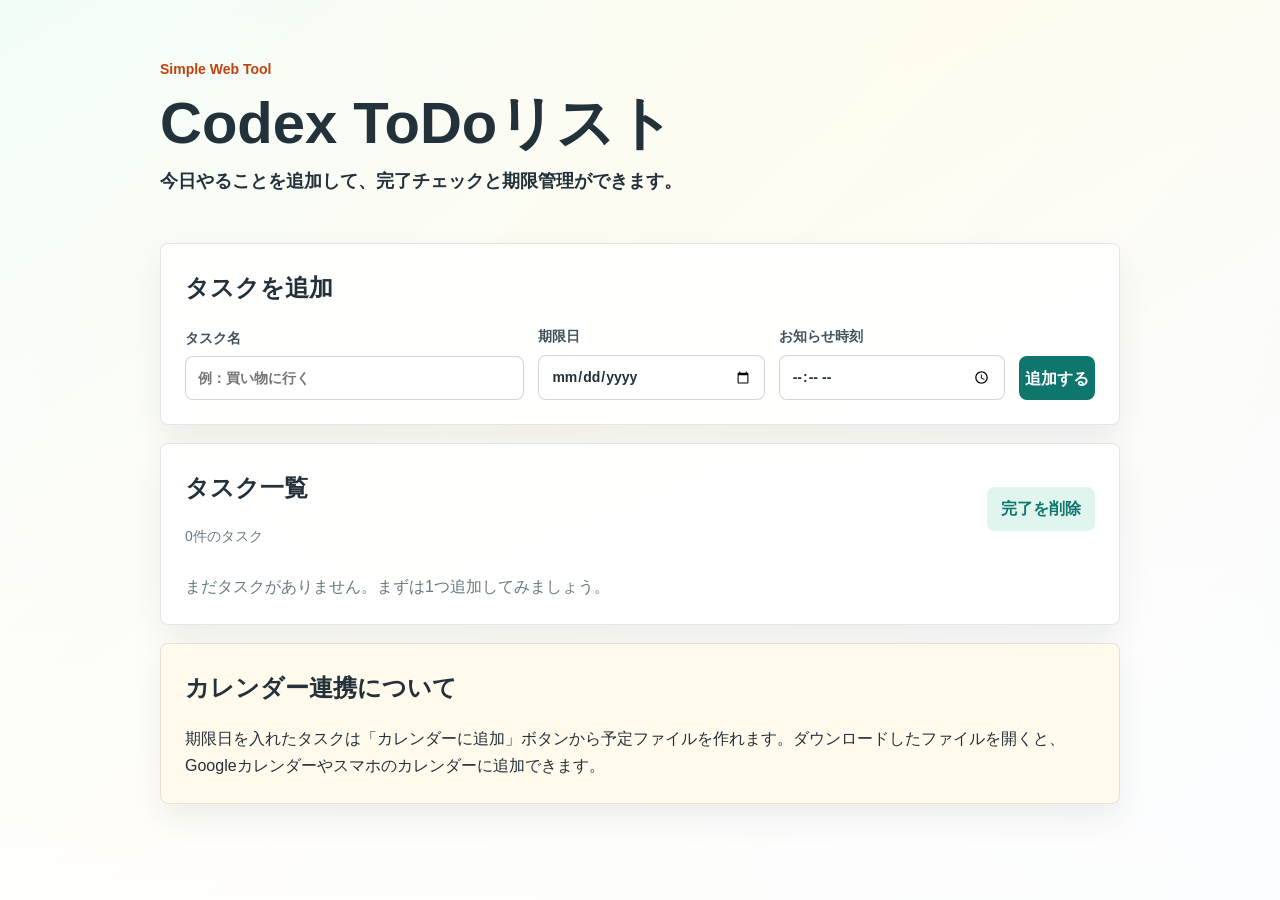
<file: todo/index.html>
<!DOCTYPE html>
<html lang="ja">
<head>
  <meta charset="UTF-8">
  <meta name="viewport" content="width=device-width, initial-scale=1.0">
  <meta name="theme-color" content="#0f766e">
  <meta name="apple-mobile-web-app-capable" content="yes">
  <meta name="apple-mobile-web-app-title" content="Codex ToDo">
  <title>Codex ToDoリスト</title>
  <link rel="manifest" href="manifest.json">
  <link rel="icon" href="assets/icon.svg" type="image/svg+xml">
  <link rel="apple-touch-icon" href="assets/icon.svg">
  <link rel="stylesheet" href="style.css">
</head>
<body>
  <main class="app">
    <header class="header">
      <p class="label">Simple Web Tool</p>
      <h1>Codex ToDoリスト</h1>
      <p class="lead">今日やることを追加して、完了チェックと期限管理ができます。</p>
    </header>

    <section class="panel" aria-labelledby="add-title">
      <h2 id="add-title">タスクを追加</h2>
      <form id="taskForm" class="task-form">
        <label>
          タスク名
          <input id="taskInput" type="text" placeholder="例：買い物に行く" required>
        </label>

        <label>
          期限日
          <input id="dateInput" type="date">
        </label>

        <label>
          お知らせ時刻
          <input id="timeInput" type="time">
        </label>

        <button type="submit">追加する</button>
      </form>
    </section>

    <section class="panel" aria-labelledby="list-title">
      <div class="list-head">
        <div>
          <h2 id="list-title">タスク一覧</h2>
          <p id="taskCount" class="count">0件のタスク</p>
        </div>
        <button id="clearDoneButton" class="secondary-button" type="button">完了を削除</button>
      </div>

      <ul id="taskList" class="task-list" aria-live="polite"></ul>
      <p id="emptyMessage" class="empty">まだタスクがありません。まずは1つ追加してみましょう。</p>
    </section>

    <section class="tips">
      <h2>カレンダー連携について</h2>
      <p>期限日を入れたタスクは「カレンダーに追加」ボタンから予定ファイルを作れます。ダウンロードしたファイルを開くと、Googleカレンダーやスマホのカレンダーに追加できます。</p>
    </section>
  </main>

  <script src="script.js"></script>
</body>
</html>
</file>
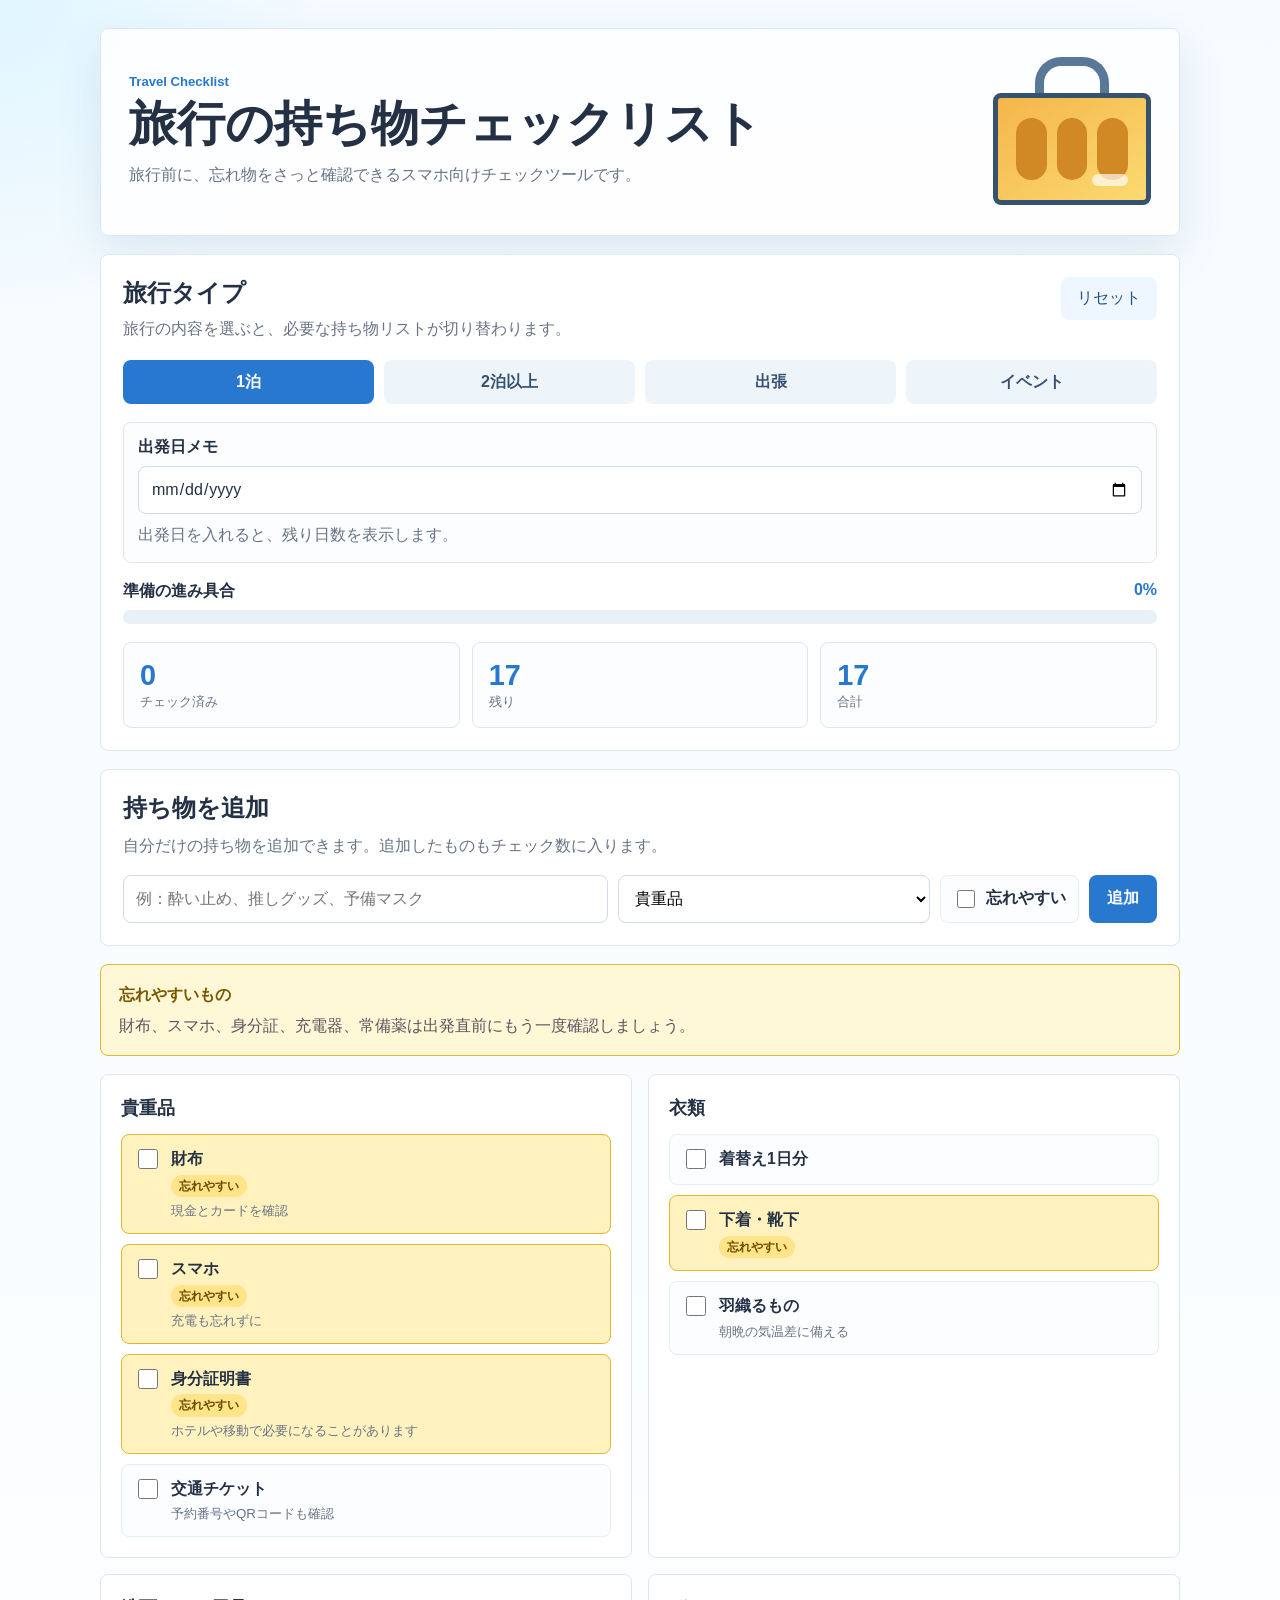
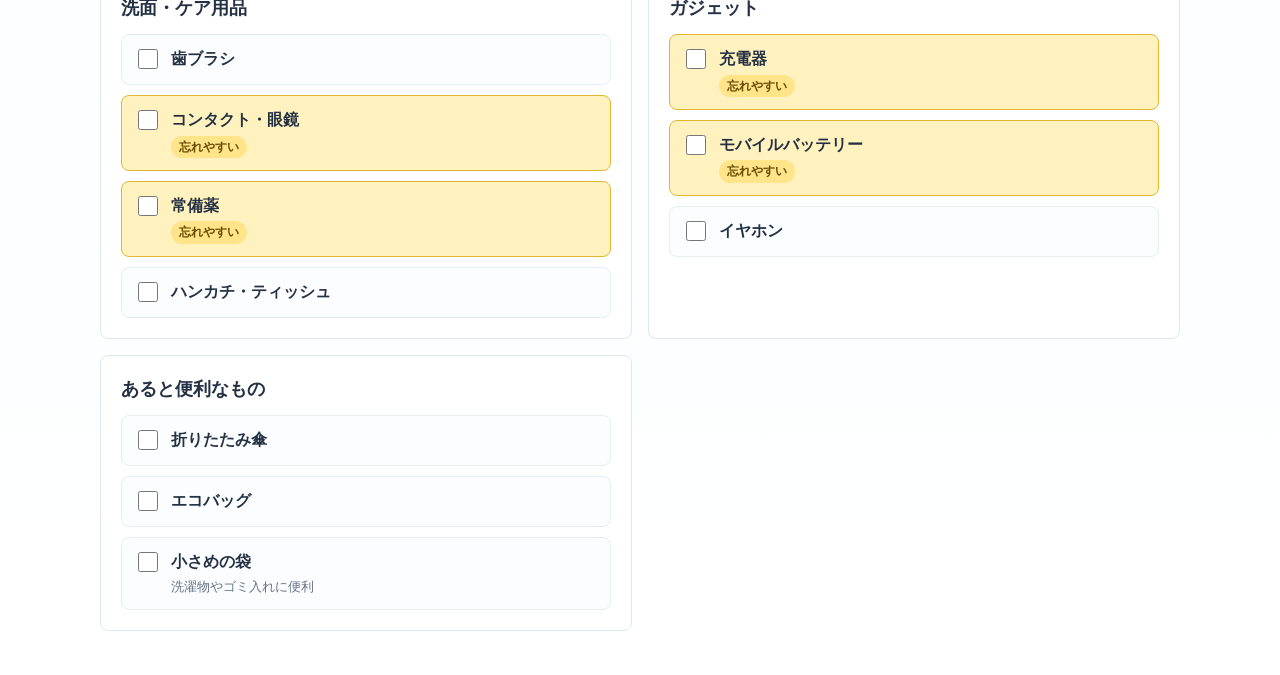
<file: travel/index.html>
<!DOCTYPE html>
<html lang="ja">
<head>
  <meta charset="UTF-8">
  <meta name="viewport" content="width=device-width, initial-scale=1.0">
  <title>旅行の持ち物チェックリスト</title>
  <link rel="stylesheet" href="style.css">
</head>
<body>
  <main class="app">
    <section class="hero">
      <div>
        <p class="label">Travel Checklist</p>
        <h1>旅行の持ち物チェックリスト</h1>
        <p class="lead">旅行前に、忘れ物をさっと確認できるスマホ向けチェックツールです。</p>
      </div>
      <div class="suitcase" aria-hidden="true">
        <div class="handle"></div>
        <div class="case-body">
          <span></span>
          <span></span>
          <span></span>
        </div>
      </div>
    </section>

    <section class="panel">
      <div class="panel-heading">
        <div>
          <h2>旅行タイプ</h2>
          <p>旅行の内容を選ぶと、必要な持ち物リストが切り替わります。</p>
        </div>
        <button id="resetButton" class="reset-button" type="button">リセット</button>
      </div>

      <div class="trip-types" aria-label="旅行タイプを選ぶ">
        <button class="trip-button active" type="button" data-trip="one-night">1泊</button>
        <button class="trip-button" type="button" data-trip="long-stay">2泊以上</button>
        <button class="trip-button" type="button" data-trip="business">出張</button>
        <button class="trip-button" type="button" data-trip="event">イベント</button>
      </div>

      <div class="date-box">
        <label for="departureDate">出発日メモ</label>
        <input id="departureDate" type="date">
        <p id="dateMessage">出発日を入れると、残り日数を表示します。</p>
      </div>

      <div class="progress-area">
        <div class="progress-label">
          <span>準備の進み具合</span>
          <strong id="progressText">0%</strong>
        </div>
        <div class="progress-bar" aria-hidden="true">
          <div id="progressFill"></div>
        </div>
      </div>

      <div class="summary" aria-live="polite">
        <div>
          <span id="checkedCount">0</span>
          <small>チェック済み</small>
        </div>
        <div>
          <span id="remainingCount">0</span>
          <small>残り</small>
        </div>
        <div>
          <span id="totalCount">0</span>
          <small>合計</small>
        </div>
      </div>
    </section>

    <section class="panel add-panel">
      <h2>持ち物を追加</h2>
      <p>自分だけの持ち物を追加できます。追加したものもチェック数に入ります。</p>
      <form id="addForm" class="add-form">
        <input id="newItemName" type="text" placeholder="例：酔い止め、推しグッズ、予備マスク">
        <select id="newItemCategory">
          <option value="貴重品">貴重品</option>
          <option value="衣類">衣類</option>
          <option value="洗面・ケア用品">洗面・ケア用品</option>
          <option value="ガジェット">ガジェット</option>
          <option value="あると便利なもの">あると便利なもの</option>
        </select>
        <label class="important-toggle">
          <input id="newItemImportant" type="checkbox">
          忘れやすい
        </label>
        <button type="submit">追加</button>
      </form>
    </section>

    <section class="quick-note">
      <strong>忘れやすいもの</strong>
      <p>財布、スマホ、身分証、充電器、常備薬は出発直前にもう一度確認しましょう。</p>
    </section>

    <section id="checklist" class="checklist" aria-label="持ち物チェックリスト"></section>
  </main>

  <script src="script.js"></script>
</body>
</html>
</file>
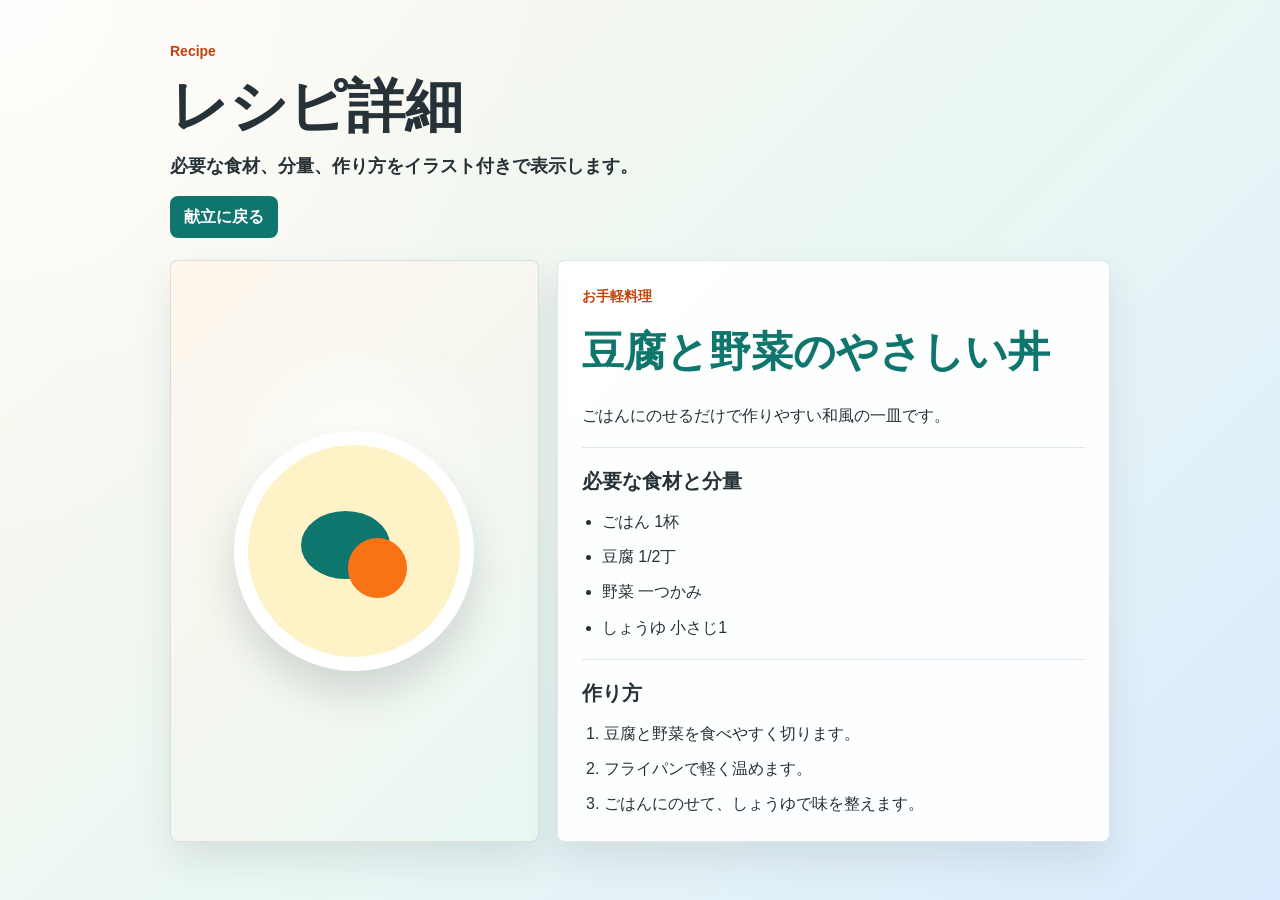
<file: menu/recipe.html>
<!DOCTYPE html>
<html lang="ja">
<head>
  <meta charset="UTF-8">
  <meta name="viewport" content="width=device-width, initial-scale=1.0">
  <title>&#12524;&#12471;&#12500;&#35443;&#32048;</title>
  <link rel="stylesheet" href="style.css">
</head>
<body>
  <main class="app">
    <section class="hero">
      <p class="label">Recipe</p>
      <h1>&#12524;&#12471;&#12500;&#35443;&#32048;</h1>
      <p class="lead">&#24517;&#35201;&#12394;&#39135;&#26448;&#12289;&#20998;&#37327;&#12289;&#20316;&#12426;&#26041;&#12434;&#12452;&#12521;&#12473;&#12488;&#20184;&#12365;&#12391;&#34920;&#31034;&#12375;&#12414;&#12377;&#12290;</p>
      <a class="back-link" href="index.html">&#29486;&#31435;&#12395;&#25147;&#12427;</a>
    </section>

    <section class="recipe-layout">
      <div class="recipe-visual">
        <div id="recipePlate" class="plate" aria-label="recipe illustration"></div>
      </div>

      <article class="recipe-detail">
        <p id="recipeCategory" class="meal-label">---</p>
        <h2 id="recipeTitle">---</h2>
        <p id="recipeSummary">---</p>

        <section class="recipe-section">
          <h3>&#24517;&#35201;&#12394;&#39135;&#26448;&#12392;&#20998;&#37327;</h3>
          <ul id="ingredientList"></ul>
        </section>

        <section class="recipe-section">
          <h3>&#20316;&#12426;&#26041;</h3>
          <ol id="stepList"></ol>
        </section>
      </article>
    </section>
  </main>

  <script src="recipe.js"></script>
</body>
</html>
</file>
<file: cafe/style.css>
* {
  box-sizing: border-box;
}

body {
  margin: 0;
  color: #2f2a24;
  background: #fffaf2;
  font-family: "Hiragino Sans", "Yu Gothic", "Meiryo", sans-serif;
  line-height: 1.7;
}

a {
  color: inherit;
  text-decoration: none;
}

.hero {
  padding: 24px;
  background: linear-gradient(135deg, #fff5d9 0%, #e6f7ef 100%);
}

.nav,
.hero-content,
.section {
  max-width: 1040px;
  margin: 0 auto;
}

.nav {
  display: flex;
  justify-content: space-between;
  align-items: center;
  gap: 16px;
}

.logo {
  margin: 0;
  font-weight: 700;
}

.nav-links {
  display: flex;
  gap: 16px;
  font-size: 14px;
}

.nav-links a {
  padding: 6px 0;
}

.hero-content {
  min-height: 500px;
  display: grid;
  grid-template-columns: 1fr 420px;
  align-items: center;
  gap: 40px;
}

.label {
  margin: 0 0 10px;
  color: #4f8b67;
  font-weight: 700;
}

h1,
h2,
h3,
p {
  overflow-wrap: anywhere;
}

h1 {
  margin: 0;
  font-size: 54px;
  line-height: 1.12;
}

h2 {
  margin: 0 0 20px;
  font-size: 30px;
}

h3 {
  margin: 0 0 8px;
  font-size: 18px;
}

.catchcopy {
  max-width: 560px;
  margin: 18px 0 0;
  font-size: 20px;
}

.hero-buttons {
  display: flex;
  flex-wrap: wrap;
  gap: 12px;
  margin-top: 28px;
}

.button {
  display: inline-flex;
  min-height: 44px;
  align-items: center;
  justify-content: center;
  border: 1px solid #2f2a24;
  border-radius: 8px;
  padding: 10px 18px;
  font: inherit;
  font-weight: 700;
  cursor: pointer;
}

.primary-button {
  color: #ffffff;
  background: #2f6f4e;
  border-color: #2f6f4e;
}

.secondary-button {
  color: #2f2a24;
  background: #ffffff;
}

.hero-image,
.cafe-image {
  display: block;
  width: 100%;
  border-radius: 8px;
  border: 1px solid #eadfce;
  background: #ffffff;
}

.hero-image {
  aspect-ratio: 4 / 3;
  object-fit: cover;
}

.section {
  padding: 58px 24px;
}

.section-heading {
  margin-bottom: 8px;
}

.menu-list {
  display: grid;
  grid-template-columns: repeat(3, 1fr);
  gap: 16px;
}

.menu-item,
.info-box,
.contact-section {
  border: 1px solid #eadfce;
  border-radius: 8px;
  background: #ffffff;
}

.menu-item {
  padding: 20px;
}

.menu-item p {
  margin: 0 0 12px;
}

.menu-item span {
  color: #a05f2c;
  font-weight: 700;
}

.split-section,
.access-layout {
  display: grid;
  grid-template-columns: 1fr 1fr;
  gap: 28px;
  align-items: center;
}

.info-box {
  padding: 20px;
}

dl {
  margin: 0;
}

dl div {
  display: grid;
  grid-template-columns: 90px 1fr;
  gap: 12px;
  padding: 12px 0;
  border-bottom: 1px solid #f0e4d5;
}

dl div:last-child {
  border-bottom: 0;
}

dt {
  color: #6d6258;
  font-weight: 700;
}

dd {
  margin: 0;
}

.hours-section {
  background: #ffffff;
  border-top: 1px solid #eadfce;
  border-bottom: 1px solid #eadfce;
}

.hours-grid {
  display: grid;
  grid-template-columns: repeat(3, 1fr);
  gap: 12px;
}

.hours-grid p {
  margin: 0;
  padding: 16px;
  border-radius: 8px;
  background: #fffaf2;
}

.today-message {
  color: #4f8b67;
  font-weight: 700;
}

.map-box {
  position: relative;
  min-height: 260px;
  overflow: hidden;
  border: 1px solid #c9ddd0;
  border-radius: 8px;
  background:
    linear-gradient(90deg, rgba(47, 111, 78, 0.08) 1px, transparent 1px),
    linear-gradient(rgba(47, 111, 78, 0.08) 1px, transparent 1px),
    #eef8f1;
  background-size: 42px 42px;
}

.road {
  position: absolute;
  background: #ffffff;
  box-shadow: inset 0 0 0 1px #d7cabc;
}

.road-horizontal {
  top: 115px;
  left: -20px;
  width: 110%;
  height: 34px;
  transform: rotate(-5deg);
}

.road-vertical {
  top: -20px;
  left: 48%;
  width: 34px;
  height: 120%;
  transform: rotate(12deg);
}

.map-pin {
  position: absolute;
  top: 92px;
  left: 50%;
  transform: translateX(-50%);
  max-width: 220px;
  padding: 10px 14px;
  border-radius: 8px;
  color: #ffffff;
  background: #d8533d;
  font-weight: 700;
  text-align: center;
}

.contact-section {
  padding: 36px 24px;
}

footer {
  padding: 24px;
  text-align: center;
  color: #6d6258;
}

@media (max-width: 780px) {
  .nav {
    align-items: flex-start;
    flex-direction: column;
  }

  .nav-links,
  .hero-buttons {
    flex-wrap: wrap;
  }

  .hero-content,
  .menu-list,
  .split-section,
  .hours-grid,
  .access-layout {
    grid-template-columns: 1fr;
  }

  .hero-content {
    min-height: auto;
    padding: 56px 0 24px;
  }

  h1 {
    font-size: 38px;
  }

  .catchcopy {
    font-size: 17px;
  }

  dl div {
    grid-template-columns: 1fr;
    gap: 4px;
  }
}
</file>
<file: menu/style.css>
* {
  box-sizing: border-box;
}

body {
  min-height: 100vh;
  margin: 0;
  color: #263238;
  font-family: "Yu Gothic", "Hiragino Kaku Gothic ProN", Meiryo, sans-serif;
  line-height: 1.7;
  background:
    radial-gradient(circle at top left, rgba(255, 255, 255, 0.86), transparent 36%),
    linear-gradient(135deg, #fff7ed, #e9f7f3 54%, #dbeafe);
}

button,
input,
select,
textarea {
  font: inherit;
}

.app {
  width: min(940px, calc(100% - 32px));
  margin: 0 auto;
  padding: 40px 0 52px;
}

.hero {
  margin-bottom: 22px;
}

.label,
.meal-label {
  margin: 0 0 8px;
  color: #c2410c;
  font-size: 14px;
  font-weight: 800;
}

h1,
h2,
p {
  margin-top: 0;
}

h1 {
  margin-bottom: 12px;
  font-size: clamp(34px, 8vw, 58px);
  line-height: 1.16;
}

.lead {
  max-width: 660px;
  margin-bottom: 0;
  font-size: 18px;
  font-weight: 700;
}

.panel,
.meal-card,
.notice-card,
.suggestion-card,
.shopping-card {
  border: 1px solid rgba(38, 50, 56, 0.12);
  border-radius: 8px;
  background: rgba(255, 255, 255, 0.9);
  box-shadow: 0 18px 36px rgba(38, 50, 56, 0.1);
}

.panel {
  padding: 22px;
}

.menu-form {
  display: grid;
  gap: 16px;
}

label {
  display: grid;
  gap: 8px;
  color: #40525c;
  font-weight: 800;
}

textarea,
input,
select {
  width: 100%;
  border: 1px solid rgba(38, 50, 56, 0.2);
  border-radius: 8px;
  color: #263238;
  background: #ffffff;
}

textarea {
  min-height: 116px;
  padding: 12px;
  resize: vertical;
}

select {
  min-height: 46px;
  padding: 8px 12px;
}

input {
  min-height: 46px;
  padding: 8px 12px;
}

textarea:focus,
input:focus,
select:focus {
  outline: 3px solid rgba(15, 118, 110, 0.18);
  border-color: #0f766e;
}

.date-grid {
  display: grid;
  grid-template-columns: 1fr 1fr;
  gap: 14px;
}

.buttons {
  display: grid;
  grid-template-columns: 1fr auto;
  gap: 10px;
}

button {
  min-height: 48px;
  padding: 0 18px;
  border: 0;
  border-radius: 8px;
  color: #ffffff;
  background: #0f766e;
  font-weight: 800;
  cursor: pointer;
}

button:hover {
  background: #0b5f59;
}

.secondary-button {
  color: #0f766e;
  background: #dff5ee;
}

.secondary-button:hover {
  background: #c9ede2;
}

.result-area {
  display: grid;
  grid-template-columns: repeat(3, 1fr);
  gap: 14px;
  margin-top: 18px;
}

.result-area.hidden {
  display: none;
}

.meal-card,
.notice-card,
.suggestion-card,
.shopping-card {
  padding: 20px;
}

.meal-card {
  display: flex;
  flex-direction: column;
  min-height: 300px;
}

.notice-card {
  grid-column: 1 / -1;
  background: rgba(255, 237, 213, 0.94);
}

.notice-card.hidden {
  display: none;
}

.meal-card h2 {
  margin-bottom: 8px;
  color: #0f766e;
  font-size: 22px;
}

.meal-card p:last-child {
  margin-bottom: 0;
}

.recipe-link,
.back-link {
  display: inline-flex;
  align-items: center;
  justify-content: center;
  min-height: 42px;
  margin-top: 14px;
  padding: 0 14px;
  border-radius: 8px;
  color: #ffffff;
  background: #0f766e;
  font-weight: 800;
  text-decoration: none;
}

.meal-card .recipe-link {
  width: 100%;
  margin-top: auto;
}

.recipe-link:hover,
.back-link:hover {
  background: #0b5f59;
}

.shopping-card {
  grid-column: 1 / -1;
  background: rgba(255, 250, 235, 0.92);
}

.suggestion-card {
  grid-column: 1 / -1;
  background: rgba(233, 247, 243, 0.94);
}

.suggestion-card h2 {
  margin-bottom: 8px;
  color: #0f766e;
  font-size: 22px;
}

.suggestion-card p:last-child {
  margin-bottom: 0;
}

ul {
  display: grid;
  gap: 8px;
  margin: 0;
  padding-left: 20px;
}

.recipe-layout {
  display: grid;
  grid-template-columns: 0.8fr 1.2fr;
  gap: 18px;
  margin-top: 18px;
}

.recipe-visual,
.recipe-detail {
  border: 1px solid rgba(38, 50, 56, 0.12);
  border-radius: 8px;
  background: rgba(255, 255, 255, 0.9);
  box-shadow: 0 18px 36px rgba(38, 50, 56, 0.1);
}

.recipe-visual {
  display: grid;
  place-items: center;
  min-height: 300px;
  padding: 24px;
  background:
    radial-gradient(circle at 50% 35%, rgba(255, 255, 255, 0.82), transparent 34%),
    linear-gradient(135deg, #fff7ed, #e9f7f3);
}

.plate {
  display: grid;
  place-items: center;
  width: min(240px, 70vw);
  aspect-ratio: 1;
  border: 14px solid #ffffff;
  border-radius: 50%;
  background: #fef3c7;
  box-shadow: 0 22px 38px rgba(38, 50, 56, 0.16);
  position: relative;
}

.plate::before,
.plate::after {
  content: "";
  position: absolute;
  border-radius: 50%;
}

.plate::before {
  width: 42%;
  height: 32%;
  background: #0f766e;
  left: 25%;
  top: 31%;
}

.plate::after {
  width: 28%;
  height: 28%;
  background: #f97316;
  right: 25%;
  bottom: 28%;
}

.recipe-detail {
  padding: 24px;
}

.recipe-detail h2 {
  margin-bottom: 14px;
  color: #0f766e;
  font-size: clamp(28px, 6vw, 42px);
}

.recipe-section {
  margin-top: 18px;
  padding-top: 16px;
  border-top: 1px solid rgba(38, 50, 56, 0.12);
}

.recipe-section h3 {
  margin: 0 0 10px;
  font-size: 20px;
}

ol {
  display: grid;
  gap: 8px;
  margin: 0;
  padding-left: 22px;
}

@media (max-width: 760px) {
  .app {
    width: min(100% - 24px, 940px);
    padding: 28px 0 42px;
  }

  .buttons,
  .date-grid,
  .result-area,
  .recipe-layout {
    grid-template-columns: 1fr;
  }

  .secondary-button {
    width: 100%;
  }
}
</file>
<file: omikuji/style.css>
* {
  box-sizing: border-box;
}

body {
  --main-color: #0f766e;
  --accent-color: #f97316;
  --soft-color: #e9f7f3;
  --card-color: rgba(255, 255, 255, 0.92);
  min-height: 100vh;
  margin: 0;
  color: #263238;
  font-family: "Yu Gothic", "Hiragino Kaku Gothic ProN", Meiryo, sans-serif;
  line-height: 1.7;
  background:
    radial-gradient(circle at top left, rgba(255, 255, 255, 0.78), transparent 38%),
    linear-gradient(135deg, var(--soft-color), #fff7ed);
  transition: background 0.3s ease;
}

body.theme-daikichi {
  --main-color: #db2777;
  --accent-color: #f59e0b;
  --soft-color: #fce7f3;
}

body.theme-chukichi {
  --main-color: #0f766e;
  --accent-color: #2563eb;
  --soft-color: #d1fae5;
}

body.theme-shokichi {
  --main-color: #7c3aed;
  --accent-color: #f97316;
  --soft-color: #ede9fe;
}

body.theme-kichi {
  --main-color: #0891b2;
  --accent-color: #65a30d;
  --soft-color: #cffafe;
}

body.theme-suekichi {
  --main-color: #b45309;
  --accent-color: #0f766e;
  --soft-color: #fef3c7;
}

.app {
  width: min(780px, calc(100% - 32px));
  margin: 0 auto;
  padding: 42px 0;
}

.hero {
  margin-bottom: 20px;
}

.label {
  margin: 0 0 8px;
  color: var(--accent-color);
  font-size: 14px;
  font-weight: 700;
}

h1,
h2,
p {
  margin-top: 0;
}

h1 {
  margin-bottom: 12px;
  font-size: clamp(36px, 9vw, 64px);
  line-height: 1.15;
}

.lead {
  max-width: 620px;
  margin-bottom: 0;
  font-size: 18px;
  font-weight: 700;
}

.draw-area {
  display: grid;
  justify-items: center;
  min-height: 280px;
  margin: 24px 0;
  position: relative;
}

.draw-box {
  width: min(360px, 88vw);
  height: 230px;
  position: relative;
  transform-origin: 50% 90%;
}

.box-lid {
  width: 74%;
  height: 52px;
  margin: 0 auto;
  border-radius: 8px 8px 4px 4px;
  background: var(--accent-color);
  box-shadow: 0 10px 18px rgba(38, 50, 56, 0.14);
}

.box-body {
  display: grid;
  place-items: center;
  width: 100%;
  height: 178px;
  border: 5px solid rgba(38, 50, 56, 0.14);
  border-radius: 8px;
  color: #ffffff;
  background:
    linear-gradient(135deg, rgba(255, 255, 255, 0.2), transparent),
    var(--main-color);
  box-shadow: 0 18px 36px rgba(38, 50, 56, 0.16);
}

.box-body span {
  display: grid;
  place-items: center;
  width: 104px;
  height: 104px;
  border-radius: 50%;
  background: rgba(255, 255, 255, 0.2);
  font-size: 38px;
  font-weight: 900;
}

.ticket {
  position: absolute;
  top: 96px;
  left: 50%;
  width: 72px;
  height: 150px;
  display: grid;
  place-items: center;
  border: 2px solid rgba(38, 50, 56, 0.12);
  border-radius: 8px;
  color: var(--main-color);
  background: #ffffff;
  font-weight: 900;
  opacity: 0;
  transform: translate(-50%, 20px) rotate(4deg);
  box-shadow: 0 16px 28px rgba(38, 50, 56, 0.14);
}

.ticket span {
  writing-mode: vertical-rl;
}

.draw-box.shake {
  animation: shake-box 0.8s ease;
}

.ticket.show {
  animation: ticket-pop 0.7s ease forwards;
}

.result-card {
  padding: 26px;
  border: 1px solid rgba(38, 50, 56, 0.12);
  border-radius: 8px;
  background:
    linear-gradient(rgba(255, 255, 255, 0.78), rgba(255, 255, 255, 0.94)),
    radial-gradient(circle at top right, var(--soft-color), var(--card-color) 58%);
  box-shadow: 0 18px 36px rgba(38, 50, 56, 0.12);
}

.result-card.hidden {
  display: none;
}

.fortune-visual {
  display: grid;
  place-items: center;
  gap: 10px;
  min-height: 170px;
  margin-bottom: 20px;
  border: 1px solid rgba(38, 50, 56, 0.1);
  border-radius: 8px;
  background:
    radial-gradient(circle at 50% 32%, rgba(255, 255, 255, 0.9), transparent 34%),
    linear-gradient(135deg, var(--soft-color), rgba(255, 255, 255, 0.88));
}

.visual-icon {
  display: grid;
  place-items: center;
  width: 92px;
  height: 92px;
  border-radius: 50%;
  color: #ffffff;
  background: var(--main-color);
  font-size: 30px;
  font-weight: 900;
  box-shadow: 0 16px 28px rgba(38, 50, 56, 0.14);
}

.fortune-visual p {
  margin: 0;
  color: var(--main-color);
  font-weight: 800;
}

.fortune-visual.reveal {
  animation: visual-reveal 0.45s ease;
}

.result-label {
  margin-bottom: 4px;
  color: var(--main-color);
  font-weight: 700;
}

h2 {
  margin-bottom: 18px;
  color: var(--main-color);
  font-size: clamp(34px, 8vw, 54px);
  line-height: 1.1;
}

.result-list {
  display: grid;
  gap: 0;
  margin: 0;
  border: 1px solid rgba(38, 50, 56, 0.12);
  border-radius: 8px;
  overflow: hidden;
}

.result-list div {
  padding: 14px;
  border-bottom: 1px solid rgba(38, 50, 56, 0.1);
  border-radius: 0;
  background: rgba(255, 255, 255, 0.74);
}

.result-list div:last-child {
  border-bottom: 0;
}

dt {
  color: #60717a;
  font-size: 13px;
  font-weight: 700;
}

dd {
  margin: 4px 0 0;
  font-weight: 700;
}

button {
  width: 100%;
  min-height: 54px;
  margin-top: 18px;
  border: 0;
  border-radius: 8px;
  color: #ffffff;
  background: var(--main-color);
  font: inherit;
  font-size: 18px;
  font-weight: 800;
  cursor: pointer;
  box-shadow: 0 14px 28px rgba(38, 50, 56, 0.16);
}

button:hover {
  filter: brightness(0.95);
}

.result-card.pop {
  animation: card-pop 0.38s ease;
}

@keyframes shake-box {
  0%,
  100% {
    transform: rotate(0deg);
  }

  20% {
    transform: rotate(-7deg);
  }

  40% {
    transform: rotate(7deg);
  }

  60% {
    transform: rotate(-5deg);
  }

  80% {
    transform: rotate(5deg);
  }
}

@keyframes ticket-pop {
  0% {
    opacity: 0;
    transform: translate(-50%, 38px) rotate(6deg);
  }

  55% {
    opacity: 1;
    transform: translate(-50%, -92px) rotate(-4deg);
  }

  100% {
    opacity: 1;
    transform: translate(-50%, -70px) rotate(2deg);
  }
}

@keyframes visual-reveal {
  0% {
    opacity: 0;
    transform: translateY(12px) scale(0.96);
  }

  100% {
    opacity: 1;
    transform: translateY(0) scale(1);
  }
}

@keyframes card-pop {
  0% {
    opacity: 0.7;
    transform: translateY(8px) scale(0.98);
  }

  100% {
    opacity: 1;
    transform: translateY(0) scale(1);
  }
}

@media (prefers-reduced-motion: reduce) {
  .draw-box.shake,
  .ticket.show,
  .result-card.pop {
    animation: none;
  }

  .ticket.show {
    opacity: 1;
    transform: scale(1);
  }
}

@media (max-width: 560px) {
  .app {
    width: min(100% - 24px, 780px);
    padding: 28px 0;
  }

  .result-card {
    padding: 20px;
  }

  .draw-area {
    min-height: 230px;
  }

  .draw-box {
    height: 196px;
  }

  .box-lid {
    height: 42px;
  }

  .box-body {
    height: 154px;
  }

  .box-body span {
    width: 82px;
    height: 82px;
    font-size: 30px;
  }

  .ticket {
    top: 78px;
    width: 62px;
    height: 126px;
  }

  button {
    font-size: 16px;
  }
}
</file>
<file: profile/style.css>
* {
  box-sizing: border-box;
}

html {
  scroll-behavior: smooth;
}

body {
  margin: 0;
  color: #263238;
  font-family: "Yu Gothic", "Hiragino Kaku Gothic ProN", Meiryo, sans-serif;
  line-height: 1.8;
  background: #fffaf2;
}

a {
  color: inherit;
  text-decoration: none;
}

.hero {
  min-height: 88vh;
  display: grid;
  grid-template-rows: auto 1fr;
  padding: 20px;
  background:
    linear-gradient(rgba(255, 250, 242, 0.82), rgba(255, 250, 242, 0.92)),
    url("data:image/svg+xml,%3Csvg width='1200' height='800' viewBox='0 0 1200 800' xmlns='http://www.w3.org/2000/svg'%3E%3Crect width='1200' height='800' fill='%23f6d365'/%3E%3Ccircle cx='180' cy='180' r='110' fill='%23ffffff' opacity='.45'/%3E%3Ccircle cx='980' cy='170' r='140' fill='%2390d7c2' opacity='.55'/%3E%3Cpath d='M0 570 C230 510 340 680 560 610 C760 545 840 640 1200 520 L1200 800 L0 800 Z' fill='%23ff9f80' opacity='.55'/%3E%3Cpath d='M140 430 h230 a26 26 0 0 1 26 26 v78 H114 v-78 a26 26 0 0 1 26-26z' fill='%23ffffff' opacity='.78'/%3E%3Crect x='180' y='468' width='150' height='18' rx='9' fill='%23263238' opacity='.45'/%3E%3Crect x='430' y='330' width='330' height='230' rx='18' fill='%23ffffff' opacity='.68'/%3E%3Crect x='478' y='382' width='232' height='22' rx='11' fill='%23263238' opacity='.42'/%3E%3Crect x='478' y='428' width='184' height='18' rx='9' fill='%23263238' opacity='.28'/%3E%3Crect x='478' y='468' width='212' height='18' rx='9' fill='%23263238' opacity='.25'/%3E%3C/svg%3E");
  background-size: cover;
  background-position: center;
}

.nav {
  display: flex;
  justify-content: center;
  gap: 10px;
  flex-wrap: wrap;
}

.nav a {
  padding: 9px 13px;
  border: 1px solid rgba(38, 50, 56, 0.16);
  border-radius: 999px;
  background: rgba(255, 255, 255, 0.74);
  font-size: 14px;
}

.hero-content {
  width: min(900px, 100%);
  align-self: center;
  margin: 0 auto;
  padding: 44px 0 64px;
}

.label {
  margin: 0 0 12px;
  font-size: 14px;
  font-weight: 700;
  color: #0f766e;
  letter-spacing: 0;
}

h1 {
  margin: 0;
  font-size: clamp(38px, 9vw, 74px);
  line-height: 1.16;
}

.catchcopy {
  max-width: 680px;
  margin: 20px 0 28px;
  font-size: 19px;
  font-weight: 700;
}

button {
  min-height: 46px;
  padding: 0 22px;
  border: 0;
  border-radius: 999px;
  color: #ffffff;
  background: #0f766e;
  font: inherit;
  font-weight: 700;
  cursor: pointer;
  box-shadow: 0 10px 22px rgba(15, 118, 110, 0.18);
}

button:hover {
  background: #0b5f59;
}

main {
  width: min(980px, calc(100% - 32px));
  margin: 0 auto;
  padding: 48px 0;
}

.section {
  padding: 42px 0;
}

.section-title p {
  margin: 0 0 4px;
  color: #c2410c;
  font-size: 14px;
  font-weight: 700;
}

h2 {
  margin: 0 0 18px;
  font-size: clamp(26px, 5vw, 36px);
  line-height: 1.35;
}

.color-section {
  margin: 16px 0;
  padding: 34px;
  border-radius: 8px;
  background: #e9f7f3;
}

.card-list {
  display: grid;
  grid-template-columns: repeat(3, 1fr);
  gap: 16px;
}

.card {
  padding: 20px;
  border: 1px solid rgba(38, 50, 56, 0.1);
  border-radius: 8px;
  background: #ffffff;
}

.card h3 {
  margin: 0 0 8px;
  font-size: 19px;
}

.card p {
  margin: 0;
}

.idea-list {
  display: grid;
  gap: 12px;
  margin: 0;
  padding: 0;
  list-style: none;
}

.idea-list li {
  padding: 14px 16px;
  border-left: 5px solid #f97316;
  border-radius: 8px;
  background: #ffffff;
}

footer {
  padding: 28px 16px;
  text-align: center;
  color: #54656b;
  background: #ffffff;
}

footer p {
  margin: 0;
}

@media (max-width: 720px) {
  .hero {
    min-height: auto;
  }

  .hero-content {
    padding: 56px 0 76px;
  }

  .nav {
    justify-content: flex-start;
  }

  .nav a {
    font-size: 13px;
  }

  .catchcopy {
    font-size: 17px;
  }

  .color-section {
    padding: 24px 18px;
  }

  .card-list {
    grid-template-columns: 1fr;
  }
}
</file>
<file: reply/style.css>
:root {
  --bg: #f3faf7;
  --text: #25313b;
  --muted: #687580;
  --line: #dbe8e3;
  --phone: #ffffff;
  --primary: #22a06b;
  --primary-dark: #18784f;
  --soft: #e8f7ef;
  --received: #eef3f7;
  --sent: #d9f8e7;
  --card: #ffffff;
}

* {
  box-sizing: border-box;
}

body {
  margin: 0;
  min-height: 100vh;
  color: var(--text);
  font-family: "Yu Gothic", "Hiragino Kaku Gothic ProN", Meiryo, sans-serif;
  background:
    radial-gradient(circle at top left, #dff8ed 0, transparent 340px),
    linear-gradient(180deg, var(--bg), #ffffff);
}

button,
textarea,
select {
  font: inherit;
}

.app {
  width: min(1080px, calc(100% - 32px));
  margin: 0 auto;
  padding: 30px 0 48px;
}

.intro {
  margin-bottom: 18px;
}

.label {
  margin: 0 0 8px;
  color: var(--primary-dark);
  font-size: 0.86rem;
  font-weight: 800;
  letter-spacing: 0;
}

h1,
h2,
h3,
p {
  margin-top: 0;
}

h1 {
  margin-bottom: 10px;
  font-size: 3rem;
  line-height: 1.12;
  letter-spacing: 0;
}

.lead {
  max-width: 720px;
  margin-bottom: 0;
  color: var(--muted);
  line-height: 1.8;
}

.phone {
  max-width: 520px;
  margin: 0 auto;
  overflow: hidden;
  border: 10px solid #25313b;
  border-radius: 28px;
  background: var(--phone);
  box-shadow: 0 24px 55px rgba(37, 49, 59, 0.18);
}

.phone-top {
  display: grid;
  grid-template-columns: 1fr auto 1fr;
  align-items: center;
  padding: 14px 18px;
  color: #ffffff;
  background: #25313b;
}

.phone-top span:first-child {
  width: 42px;
  height: 5px;
  border-radius: 999px;
  background: #ffffff44;
}

.phone-top span:last-child {
  justify-self: end;
  width: 10px;
  height: 10px;
  border-radius: 999px;
  background: #63d79d;
}

.chat-area,
.results-area,
.edit-area {
  padding: 18px;
  border-bottom: 1px solid var(--line);
}

.bubble {
  width: fit-content;
  max-width: 86%;
  margin-bottom: 16px;
  padding: 12px 14px;
  border-radius: 8px;
  line-height: 1.7;
}

.bubble p {
  margin-bottom: 0;
}

.received {
  background: var(--received);
}

label {
  display: grid;
  gap: 7px;
  margin-bottom: 12px;
  font-weight: 800;
}

textarea,
select {
  width: 100%;
  border: 1px solid var(--line);
  border-radius: 8px;
  color: var(--text);
  background: #ffffff;
}

textarea {
  min-height: 110px;
  padding: 12px;
  line-height: 1.7;
  resize: vertical;
}

select {
  min-height: 46px;
  padding: 10px 12px;
}

.select-grid {
  display: grid;
  grid-template-columns: 1fr 1fr;
  gap: 12px;
}

.primary-button,
.copy-button,
.ghost-button,
.use-button {
  min-height: 48px;
  border: 0;
  border-radius: 8px;
  font-weight: 800;
  cursor: pointer;
}

.primary-button,
.copy-button,
.use-button {
  color: #ffffff;
  background: var(--primary);
}

.primary-button {
  width: 100%;
  margin-top: 4px;
}

.ghost-button {
  color: var(--primary-dark);
  background: var(--soft);
}

.section-title {
  margin-bottom: 14px;
}

.section-title h2 {
  margin-bottom: 5px;
  font-size: 1.25rem;
}

.section-title p {
  margin-bottom: 0;
  color: var(--muted);
  font-size: 0.92rem;
  line-height: 1.7;
}

.draft-list {
  display: grid;
  gap: 12px;
}

.empty-message {
  margin: 0;
  padding: 14px;
  border-radius: 8px;
  color: var(--muted);
  background: #f5f8f7;
}

.draft-card {
  padding: 14px;
  border: 1px solid var(--line);
  border-radius: 8px;
  background: var(--card);
}

.draft-card h3 {
  margin-bottom: 8px;
  font-size: 1rem;
}

.draft-text {
  margin-bottom: 10px;
  padding: 12px;
  border-radius: 8px;
  background: var(--sent);
  line-height: 1.8;
  white-space: pre-wrap;
}

.draft-note {
  margin-bottom: 12px;
  color: var(--muted);
  font-size: 0.92rem;
  line-height: 1.6;
}

.use-button {
  width: 100%;
}

.button-row {
  display: grid;
  grid-template-columns: 1fr 1fr;
  gap: 10px;
  margin-top: 10px;
}

.copy-message {
  min-height: 24px;
  margin: 8px 0 0;
  color: var(--primary-dark);
  font-weight: 800;
}

.before-after {
  display: grid;
  grid-template-columns: 1fr 1fr;
  gap: 10px;
  margin-top: 14px;
}

.before-after article {
  min-height: 140px;
  padding: 12px;
  border: 1px solid var(--line);
  border-radius: 8px;
  background: #f8fbfa;
}

.before-after h3 {
  margin-bottom: 8px;
  color: var(--primary-dark);
  font-size: 0.96rem;
}

.before-after p {
  margin-bottom: 0;
  color: var(--muted);
  line-height: 1.7;
  white-space: pre-wrap;
}

@media (max-width: 700px) {
  .app {
    width: min(100% - 18px, 1080px);
    padding: 14px 0 28px;
  }

  h1 {
    font-size: 2rem;
  }

  .phone {
    border-width: 6px;
    border-radius: 22px;
  }

  .chat-area,
  .results-area,
  .edit-area {
    padding: 15px;
  }

  .select-grid,
  .button-row,
  .before-after {
    grid-template-columns: 1fr;
  }

  textarea {
    min-height: 120px;
  }

  .primary-button,
  .copy-button,
  .ghost-button,
  .use-button,
  select {
    min-height: 52px;
  }
}

@media (max-width: 380px) {
  .app {
    width: min(100% - 12px, 1080px);
  }

  h1 {
    font-size: 1.78rem;
  }

  .phone-top {
    padding: 12px 14px;
  }
}
</file>
<file: todo/style.css>
* {
  box-sizing: border-box;
}

body {
  margin: 0;
  color: #23313a;
  font-family: "Yu Gothic", "Hiragino Kaku Gothic ProN", Meiryo, sans-serif;
  line-height: 1.7;
  background:
    linear-gradient(rgba(255, 255, 255, 0.86), rgba(255, 255, 255, 0.96)),
    linear-gradient(135deg, #a7f3d0, #fde68a 45%, #bfdbfe);
  min-height: 100vh;
}

button,
input {
  font: inherit;
}

button {
  min-height: 44px;
  border: 0;
  border-radius: 8px;
  color: #ffffff;
  background: #0f766e;
  font-weight: 700;
  cursor: pointer;
}

button:hover {
  background: #0b5f59;
}

.app {
  width: min(960px, calc(100% - 32px));
  margin: 0 auto;
  padding: 34px 0 48px;
}

.header {
  padding: 24px 0 28px;
}

.label {
  margin: 0 0 8px;
  color: #c2410c;
  font-size: 14px;
  font-weight: 700;
}

h1,
h2,
p {
  margin-top: 0;
}

h1 {
  margin-bottom: 10px;
  font-size: clamp(34px, 8vw, 58px);
  line-height: 1.15;
}

h2 {
  margin-bottom: 16px;
  font-size: 24px;
}

.lead {
  max-width: 620px;
  margin-bottom: 0;
  font-size: 18px;
  font-weight: 700;
}

.panel,
.tips {
  margin-top: 18px;
  padding: 24px;
  border: 1px solid rgba(35, 49, 58, 0.12);
  border-radius: 8px;
  background: rgba(255, 255, 255, 0.9);
  box-shadow: 0 14px 32px rgba(35, 49, 58, 0.08);
}

.task-form {
  display: grid;
  grid-template-columns: 1.5fr 1fr 1fr auto;
  gap: 14px;
  align-items: end;
}

label {
  display: grid;
  gap: 6px;
  color: #40525c;
  font-size: 14px;
  font-weight: 700;
}

input {
  width: 100%;
  min-height: 44px;
  padding: 9px 12px;
  border: 1px solid rgba(35, 49, 58, 0.2);
  border-radius: 8px;
  color: #23313a;
  background: #ffffff;
}

input:focus {
  outline: 3px solid rgba(15, 118, 110, 0.18);
  border-color: #0f766e;
}

.list-head {
  display: flex;
  align-items: center;
  justify-content: space-between;
  gap: 12px;
  margin-bottom: 14px;
}

.count {
  margin: 0;
  color: #667983;
  font-size: 14px;
}

.secondary-button {
  padding: 0 14px;
  color: #0f766e;
  background: #dff5ee;
}

.secondary-button:hover {
  background: #c9ede2;
}

.task-list {
  display: grid;
  gap: 10px;
  margin: 0;
  padding: 0;
  list-style: none;
}

.task-item {
  display: grid;
  grid-template-columns: auto 1fr auto;
  gap: 12px;
  align-items: center;
  padding: 14px;
  border: 1px solid rgba(35, 49, 58, 0.12);
  border-radius: 8px;
  background: #ffffff;
}

.task-item.done {
  background: #f4f7f6;
}

.task-check {
  width: 22px;
  height: 22px;
}

.task-title {
  margin: 0;
  font-weight: 700;
}

.task-item.done .task-title {
  color: #7a8b93;
  text-decoration: line-through;
}

.task-meta {
  margin: 2px 0 0;
  color: #667983;
  font-size: 14px;
}

.task-actions {
  display: flex;
  gap: 8px;
  flex-wrap: wrap;
  justify-content: flex-end;
}

.mini-button {
  min-height: 38px;
  padding: 0 12px;
  color: #23313a;
  background: #eef4f7;
}

.mini-button:hover {
  background: #dce9ee;
}

.danger-button {
  color: #ffffff;
  background: #dc2626;
}

.danger-button:hover {
  background: #b91c1c;
}

.empty {
  margin: 10px 0 0;
  color: #667983;
}

.tips {
  background: rgba(255, 250, 235, 0.92);
}

.tips p {
  margin-bottom: 0;
}

@media (max-width: 760px) {
  .app {
    width: min(100% - 24px, 960px);
    padding-top: 20px;
  }

  .panel,
  .tips {
    padding: 18px;
  }

  .task-form,
  .task-item {
    grid-template-columns: 1fr;
  }

  .list-head {
    align-items: flex-start;
    flex-direction: column;
  }

  .secondary-button,
  .task-form button {
    width: 100%;
  }

  .task-actions {
    justify-content: stretch;
  }

  .mini-button,
  .danger-button {
    flex: 1;
  }
}
</file>
<file: travel/style.css>
:root {
  --bg: #f5fbff;
  --text: #243044;
  --muted: #687386;
  --line: #dce7f3;
  --card: #ffffff;
  --accent: #2878d0;
  --accent-soft: #e6f2ff;
  --notice: #fff2bf;
  --notice-line: #e3b630;
}

* {
  box-sizing: border-box;
}

body {
  margin: 0;
  min-height: 100vh;
  font-family: "Yu Gothic", "Hiragino Kaku Gothic ProN", Meiryo, sans-serif;
  color: var(--text);
  background:
    radial-gradient(circle at top left, #dff5ff 0, transparent 320px),
    linear-gradient(180deg, var(--bg), #ffffff);
}

button,
input,
select {
  font: inherit;
}

.app {
  width: min(1080px, calc(100% - 32px));
  margin: 0 auto;
  padding: 28px 0 44px;
}

.hero {
  display: grid;
  grid-template-columns: 1fr 180px;
  gap: 24px;
  align-items: center;
  padding: 28px;
  border: 1px solid var(--line);
  border-radius: 8px;
  background: rgba(255, 255, 255, 0.86);
  box-shadow: 0 18px 45px rgba(53, 95, 140, 0.12);
}

.label {
  margin: 0 0 8px;
  color: var(--accent);
  font-size: 0.82rem;
  font-weight: 700;
  letter-spacing: 0;
}

h1,
h2,
h3,
p {
  margin-top: 0;
}

h1 {
  margin-bottom: 10px;
  font-size: 3rem;
  line-height: 1.12;
  letter-spacing: 0;
}

.lead {
  max-width: 620px;
  margin-bottom: 0;
  color: var(--muted);
  line-height: 1.8;
}

.suitcase {
  position: relative;
  width: 158px;
  height: 150px;
  margin-left: auto;
}

.handle {
  width: 74px;
  height: 42px;
  margin: 0 auto -6px;
  border: 9px solid #597897;
  border-bottom: 0;
  border-radius: 26px 26px 0 0;
}

.case-body {
  position: relative;
  display: grid;
  grid-template-columns: repeat(3, 1fr);
  gap: 10px;
  width: 100%;
  height: 112px;
  padding: 20px 18px;
  border: 5px solid #35536f;
  border-radius: 8px;
  background: linear-gradient(145deg, #f4b64a, #fbda72);
}

.case-body::after {
  content: "";
  position: absolute;
  right: 18px;
  bottom: 14px;
  width: 36px;
  height: 12px;
  border-radius: 999px;
  background: #ffffffaa;
}

.case-body span {
  border-radius: 999px;
  background: #d08925;
}

.panel {
  margin-top: 18px;
  padding: 22px;
  border: 1px solid var(--line);
  border-radius: 8px;
  background: var(--card);
}

.panel-heading {
  display: flex;
  gap: 16px;
  align-items: flex-start;
  justify-content: space-between;
}

.panel-heading h2 {
  margin-bottom: 6px;
}

.panel-heading p {
  margin-bottom: 0;
  color: var(--muted);
  line-height: 1.7;
}

.reset-button,
.trip-button {
  border: 0;
  border-radius: 8px;
  cursor: pointer;
  transition: transform 0.15s ease, background 0.15s ease, color 0.15s ease;
}

.reset-button {
  flex: 0 0 auto;
  padding: 11px 16px;
  color: #24527e;
  background: #eef6ff;
}

.trip-types {
  display: grid;
  grid-template-columns: repeat(4, 1fr);
  gap: 10px;
  margin-top: 18px;
}

.trip-button {
  min-height: 44px;
  padding: 10px 12px;
  color: #36516f;
  background: #edf5fb;
  font-weight: 700;
}

.trip-button.active {
  color: #ffffff;
  background: var(--accent);
}

.reset-button:hover,
.trip-button:hover {
  transform: translateY(-1px);
}

.summary {
  display: grid;
  grid-template-columns: repeat(3, 1fr);
  gap: 12px;
  margin-top: 18px;
}

.summary div {
  padding: 16px;
  border: 1px solid var(--line);
  border-radius: 8px;
  background: #fbfdff;
}

.summary span {
  display: block;
  font-size: 1.8rem;
  font-weight: 800;
  color: var(--accent);
}

.summary small {
  color: var(--muted);
}

.date-box {
  display: grid;
  gap: 8px;
  margin-top: 18px;
  padding: 14px;
  border: 1px solid var(--line);
  border-radius: 8px;
  background: #fbfdff;
}

.date-box label {
  font-weight: 800;
}

.date-box input {
  width: 100%;
  min-height: 48px;
  padding: 10px 12px;
  border: 1px solid #cddbea;
  border-radius: 8px;
  color: var(--text);
  background: #ffffff;
}

.date-box p {
  margin-bottom: 0;
  color: var(--muted);
  line-height: 1.6;
}

.progress-area {
  margin-top: 18px;
}

.progress-label {
  display: flex;
  justify-content: space-between;
  gap: 12px;
  margin-bottom: 8px;
  font-weight: 800;
}

.progress-label strong {
  color: var(--accent);
}

.progress-bar {
  height: 14px;
  overflow: hidden;
  border-radius: 999px;
  background: #e8f0f8;
}

.progress-bar div {
  width: 0%;
  height: 100%;
  border-radius: inherit;
  background: linear-gradient(90deg, #2878d0, #38b6a8);
  transition: width 0.25s ease;
}

.add-panel h2 {
  margin-bottom: 8px;
}

.add-panel p {
  color: var(--muted);
  line-height: 1.7;
}

.add-form {
  display: grid;
  grid-template-columns: 1.4fr 0.9fr auto auto;
  gap: 10px;
  align-items: center;
}

.add-form input[type="text"],
.add-form select {
  width: 100%;
  min-height: 48px;
  padding: 11px 12px;
  border: 1px solid #cddbea;
  border-radius: 8px;
  background: #ffffff;
}

.important-toggle {
  display: inline-flex;
  gap: 8px;
  align-items: center;
  min-height: 48px;
  padding: 0 12px;
  border: 1px solid #e5edf6;
  border-radius: 8px;
  background: #fbfdff;
  font-weight: 700;
  white-space: nowrap;
}

.important-toggle input {
  width: 18px;
  height: 18px;
  accent-color: var(--accent);
}

.add-form button {
  min-height: 48px;
  padding: 0 18px;
  border: 0;
  border-radius: 8px;
  color: #ffffff;
  background: var(--accent);
  font-weight: 800;
  cursor: pointer;
}

.quick-note {
  margin-top: 18px;
  padding: 16px 18px;
  border: 1px solid var(--notice-line);
  border-radius: 8px;
  background: #fff8d7;
  line-height: 1.7;
}

.quick-note strong {
  display: block;
  margin-bottom: 4px;
  color: #7a5800;
}

.quick-note p {
  margin-bottom: 0;
  color: #5f5360;
}

.checklist {
  display: grid;
  grid-template-columns: repeat(2, minmax(0, 1fr));
  gap: 16px;
  margin-top: 18px;
}

.category-card {
  display: flex;
  flex-direction: column;
  min-height: 100%;
  padding: 20px;
  border: 1px solid var(--line);
  border-radius: 8px;
  background: var(--card);
}

.category-card h3 {
  margin-bottom: 14px;
  font-size: 1.14rem;
}

.item-list {
  display: grid;
  gap: 10px;
  margin: 0;
  padding: 0;
  list-style: none;
}

.check-item {
  display: flex;
  gap: 10px;
  align-items: flex-start;
  padding: 12px;
  border: 1px solid #e5edf6;
  border-radius: 8px;
  background: #fbfdff;
}

.check-item.important {
  border-color: var(--notice-line);
  background: var(--notice);
}

.check-item input {
  width: 20px;
  height: 20px;
  margin-top: 2px;
  accent-color: var(--accent);
}

.item-text {
  display: grid;
  gap: 4px;
  line-height: 1.5;
}

.item-text strong {
  font-size: 0.98rem;
}

.item-text small {
  color: var(--muted);
}

.check-item.done {
  color: #7a8492;
  background: #f4f7fa;
}

.check-item.done strong {
  text-decoration: line-through;
}

.badge {
  display: inline-flex;
  width: fit-content;
  padding: 2px 8px;
  border-radius: 999px;
  color: #6b4d00;
  background: #ffe48a;
  font-size: 0.76rem;
  font-weight: 700;
}

@media (max-width: 760px) {
  .app {
    width: min(100% - 22px, 1080px);
    padding-top: 14px;
  }

  .hero {
    grid-template-columns: 1fr;
    padding: 22px;
  }

  .suitcase {
    width: 130px;
    height: 128px;
    margin: 0;
  }

  .case-body {
    height: 96px;
  }

  .panel-heading {
    display: grid;
  }

  .reset-button {
    width: 100%;
  }

  .trip-types,
  .summary,
  .checklist,
  .add-form {
    grid-template-columns: 1fr;
  }

  h1 {
    font-size: 2.1rem;
  }

  .trip-button,
  .reset-button,
  .add-form button {
    min-height: 52px;
  }

  .summary {
    grid-template-columns: repeat(3, 1fr);
    gap: 8px;
  }

  .summary div {
    padding: 12px 8px;
    text-align: center;
  }

  .summary span {
    font-size: 1.55rem;
  }

  .category-card {
    padding: 16px;
  }

  .check-item {
    padding: 14px 12px;
  }

  .check-item input {
    width: 24px;
    height: 24px;
  }
}

@media (max-width: 420px) {
  .app {
    width: min(100% - 16px, 1080px);
  }

  .hero,
  .panel {
    padding: 18px;
  }

  h1 {
    font-size: 1.85rem;
  }

  .trip-types {
    gap: 8px;
  }

  .trip-button {
    padding: 10px 8px;
  }
}
</file>
